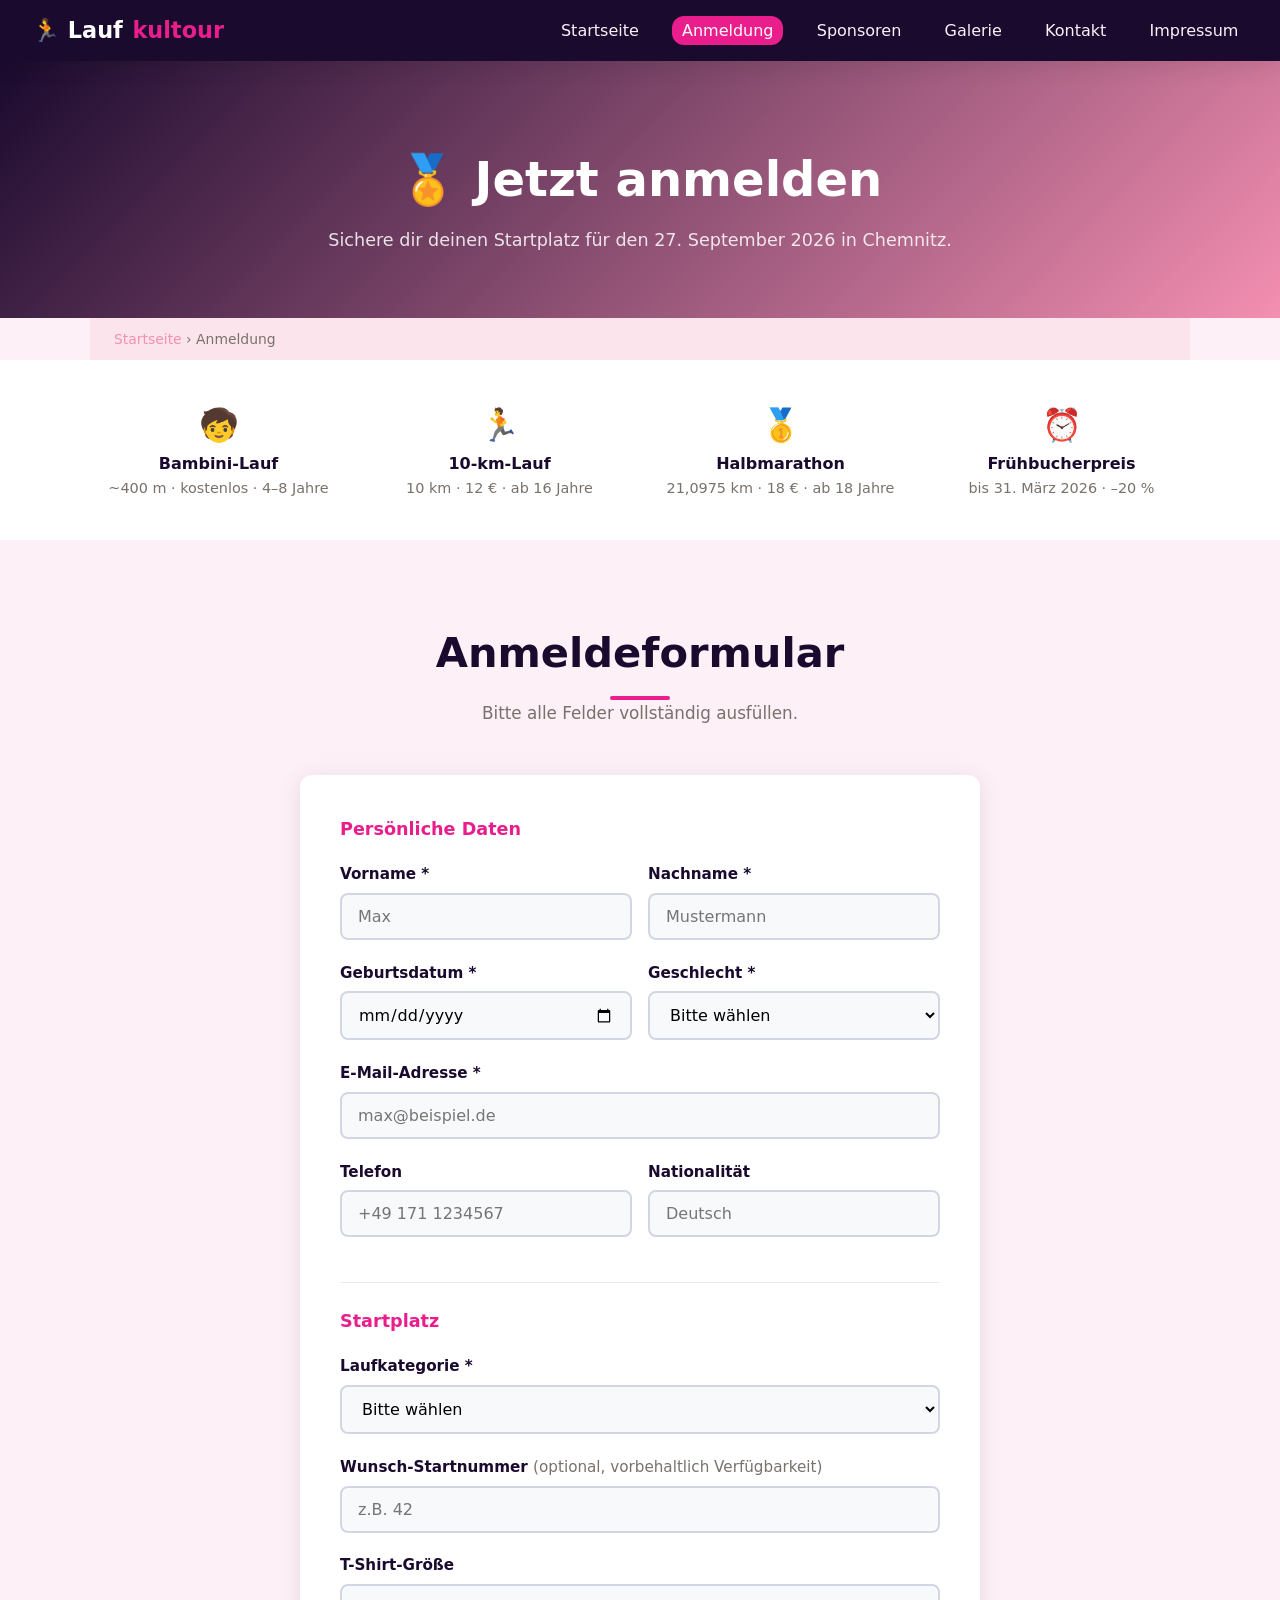
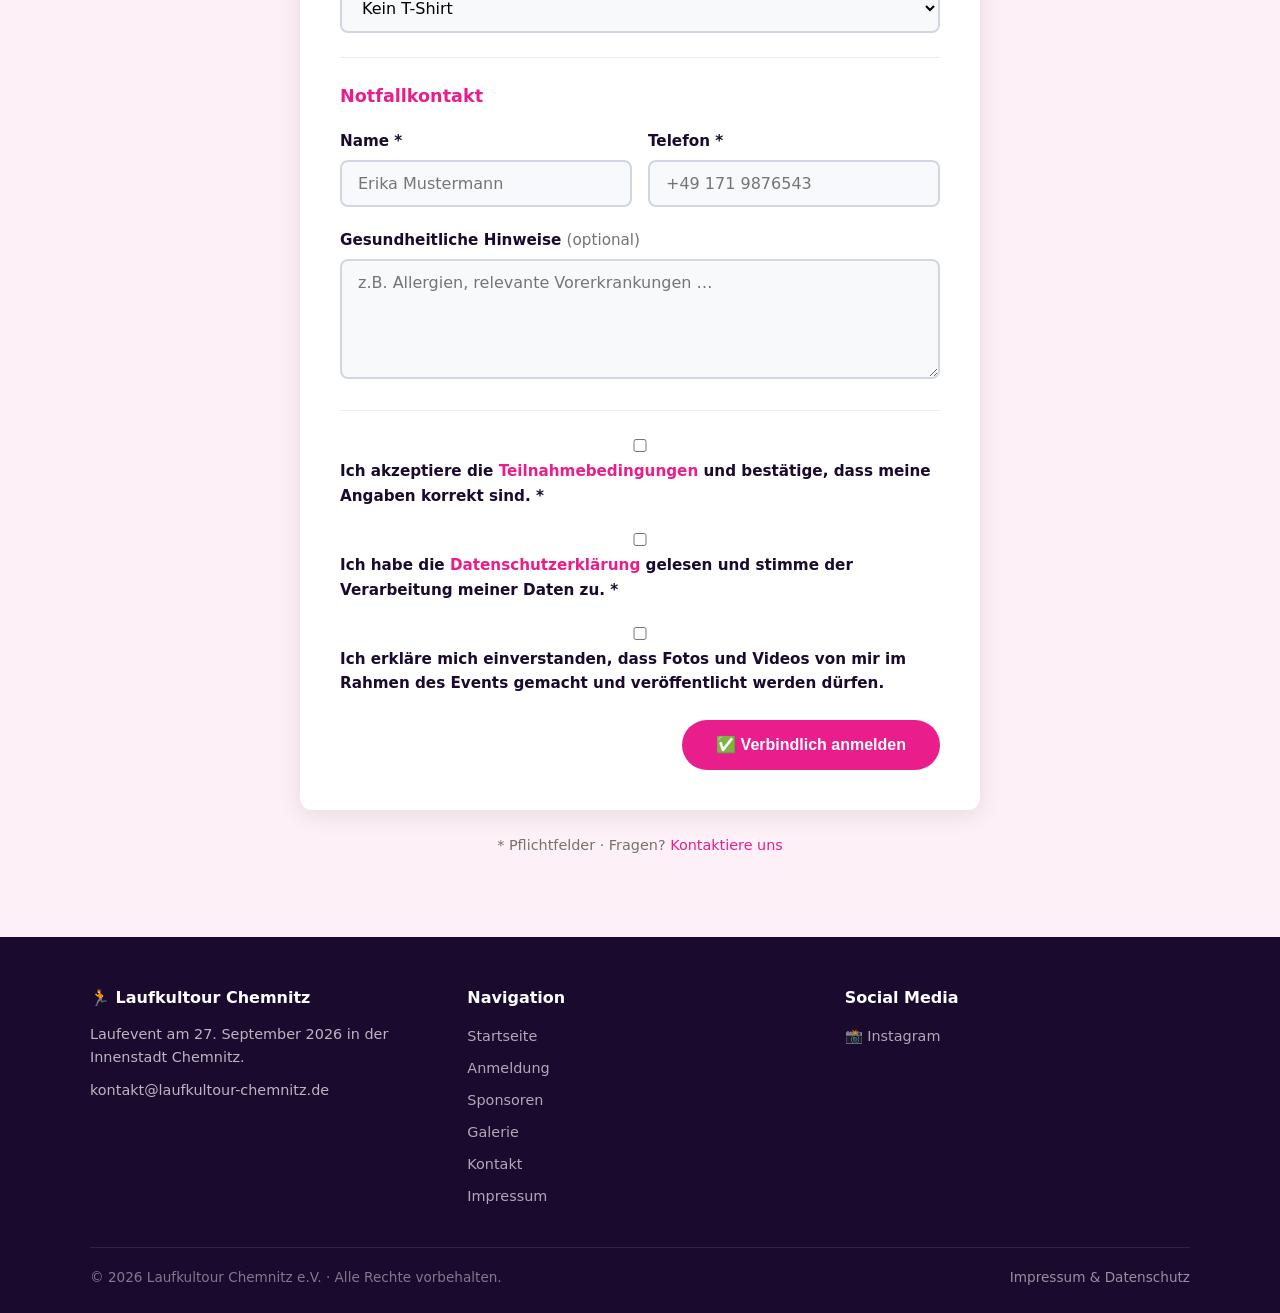
<file: anmeldung.html>
<!DOCTYPE html>
<html lang="de">
<head>
  <meta charset="UTF-8" />
  <meta name="viewport" content="width=device-width, initial-scale=1.0" />
  <title>Anmeldung – Laufkultour Chemnitz 2026</title>
  <meta name="description" content="Jetzt für den Laufkultour Chemnitz 2026 anmelden: Bambini-Lauf, 10 km oder Halbmarathon." />
  <link rel="stylesheet" href="css/style.css" />
</head>
<body>

  <!-- Navigation -->
  <nav class="navbar">
    <a href="index.html" class="logo">🏃 Lauf<span>kultour</span></a>
    <button class="hamburger" aria-label="Menü öffnen">
      <span></span><span></span><span></span>
    </button>
    <ul class="nav-links">
      <li><a href="index.html">Startseite</a></li>
      <li><a href="anmeldung.html" class="active">Anmeldung</a></li>
      <li><a href="sponsoren.html">Sponsoren</a></li>
      <li><a href="galerie.html">Galerie</a></li>
      <li><a href="kontakt.html">Kontakt</a></li>
      <li><a href="impressum.html">Impressum</a></li>
    </ul>
  </nav>

  <!-- Page Hero -->
  <div class="page-hero">
    <h1>🏅 Jetzt anmelden</h1>
    <p>Sichere dir deinen Startplatz für den 27. September 2026 in Chemnitz.</p>
  </div>

  <!-- Breadcrumb -->
  <div class="breadcrumb container">
    <a href="index.html">Startseite</a> &rsaquo; Anmeldung
  </div>

  <!-- Info Strip -->
  <section class="section section-alt" style="padding:2.5rem 1.5rem;">
    <div class="container">
      <div style="display:grid; grid-template-columns:repeat(auto-fit,minmax(200px,1fr)); gap:1.5rem; text-align:center;">
        <div>
          <div style="font-size:2rem;">🧒</div>
          <strong>Bambini-Lauf</strong>
          <p style="color:var(--gray);font-size:.9rem;">~400 m · kostenlos · 4–8 Jahre</p>
        </div>
        <div>
          <div style="font-size:2rem;">🏃</div>
          <strong>10-km-Lauf</strong>
          <p style="color:var(--gray);font-size:.9rem;">10 km · 12 € · ab 16 Jahre</p>
        </div>
        <div>
          <div style="font-size:2rem;">🥇</div>
          <strong>Halbmarathon</strong>
          <p style="color:var(--gray);font-size:.9rem;">21,0975 km · 18 € · ab 18 Jahre</p>
        </div>
        <div>
          <div style="font-size:2rem;">⏰</div>
          <strong>Frühbucherpreis</strong>
          <p style="color:var(--gray);font-size:.9rem;">bis 31. März 2026 · –20 %</p>
        </div>
      </div>
    </div>
  </section>

  <!-- Registration Form -->
  <section class="section">
    <div class="container">
      <div class="section-title">
        <h2>Anmeldeformular</h2>
        <div class="divider"></div>
        <p>Bitte alle Felder vollständig ausfüllen.</p>
      </div>

      <div class="form-card">
        <form data-form="anmeldung" novalidate>

          <h3 style="margin-bottom:1.2rem; color:var(--primary); font-size:1.1rem;">Persönliche Daten</h3>

          <div class="form-row">
            <div class="form-group">
              <label for="vorname">Vorname *</label>
              <input type="text" id="vorname" name="vorname" placeholder="Max" required />
            </div>
            <div class="form-group">
              <label for="nachname">Nachname *</label>
              <input type="text" id="nachname" name="nachname" placeholder="Mustermann" required />
            </div>
          </div>

          <div class="form-row">
            <div class="form-group">
              <label for="geburtsdatum">Geburtsdatum *</label>
              <input type="date" id="geburtsdatum" name="geburtsdatum" required />
            </div>
            <div class="form-group">
              <label for="geschlecht">Geschlecht *</label>
              <select id="geschlecht" name="geschlecht" required>
                <option value="">Bitte wählen</option>
                <option value="m">Männlich</option>
                <option value="w">Weiblich</option>
                <option value="d">Divers</option>
              </select>
            </div>
          </div>

          <div class="form-group">
            <label for="email">E-Mail-Adresse *</label>
            <input type="email" id="email" name="email" placeholder="max@beispiel.de" required />
          </div>

          <div class="form-row">
            <div class="form-group">
              <label for="telefon">Telefon</label>
              <input type="tel" id="telefon" name="telefon" placeholder="+49 171 1234567" />
            </div>
            <div class="form-group">
              <label for="nationalitaet">Nationalität</label>
              <input type="text" id="nationalitaet" name="nationalitaet" placeholder="Deutsch" />
            </div>
          </div>

          <hr style="margin:1.5rem 0; border:none; border-top:1px solid #e9ecef;" />
          <h3 style="margin-bottom:1.2rem; color:var(--primary); font-size:1.1rem;">Startplatz</h3>

          <div class="form-group">
            <label for="lauf">Laufkategorie *</label>
            <select id="lauf" name="lauf" required>
              <option value="">Bitte wählen</option>
              <option value="bambini">Bambini-Lauf (~400 m) – kostenlos</option>
              <option value="10km">10-km-Lauf – 12 €</option>
              <option value="halbmarathon">Halbmarathon (21,0975 km) – 18 €</option>
            </select>
          </div>

          <div class="form-group">
            <label for="startnummer-wunsch">Wunsch-Startnummer <span style="color:var(--gray);font-weight:400;">(optional, vorbehaltlich Verfügbarkeit)</span></label>
            <input type="number" id="startnummer-wunsch" name="startnummer" placeholder="z.B. 42" min="1" max="9999" />
          </div>

          <div class="form-group">
            <label for="tshirt">T-Shirt-Größe</label>
            <select id="tshirt" name="tshirt">
              <option value="">Kein T-Shirt</option>
              <option value="XS">XS</option>
              <option value="S">S</option>
              <option value="M">M</option>
              <option value="L">L</option>
              <option value="XL">XL</option>
              <option value="XXL">XXL</option>
            </select>
          </div>

          <hr style="margin:1.5rem 0; border:none; border-top:1px solid #e9ecef;" />
          <h3 style="margin-bottom:1.2rem; color:var(--primary); font-size:1.1rem;">Notfallkontakt</h3>

          <div class="form-row">
            <div class="form-group">
              <label for="notfall-name">Name *</label>
              <input type="text" id="notfall-name" name="notfall_name" placeholder="Erika Mustermann" required />
            </div>
            <div class="form-group">
              <label for="notfall-telefon">Telefon *</label>
              <input type="tel" id="notfall-telefon" name="notfall_telefon" placeholder="+49 171 9876543" required />
            </div>
          </div>

          <div class="form-group">
            <label for="gesundheit">Gesundheitliche Hinweise <span style="color:var(--gray);font-weight:400;">(optional)</span></label>
            <textarea id="gesundheit" name="gesundheit" placeholder="z.B. Allergien, relevante Vorerkrankungen …"></textarea>
          </div>

          <hr style="margin:1.5rem 0; border:none; border-top:1px solid #e9ecef;" />

          <div class="form-group">
            <label class="form-check">
              <input type="checkbox" name="agb" required />
              Ich akzeptiere die <a href="impressum.html" style="color:var(--primary);">Teilnahmebedingungen</a> und bestätige, dass meine Angaben korrekt sind. *
            </label>
          </div>

          <div class="form-group">
            <label class="form-check">
              <input type="checkbox" name="datenschutz" required />
              Ich habe die <a href="impressum.html#datenschutz" style="color:var(--primary);">Datenschutzerklärung</a> gelesen und stimme der Verarbeitung meiner Daten zu. *
            </label>
          </div>

          <div class="form-group">
            <label class="form-check">
              <input type="checkbox" name="fotos" />
              Ich erkläre mich einverstanden, dass Fotos und Videos von mir im Rahmen des Events gemacht und veröffentlicht werden dürfen.
            </label>
          </div>

          <div class="form-submit">
            <button type="submit" class="btn btn-primary">✅ Verbindlich anmelden</button>
          </div>

          <div class="success-msg">
            🎉 Deine Anmeldung wurde erfolgreich übermittelt! Wir senden dir eine Bestätigungs-E-Mail.
          </div>

        </form>
      </div>

      <p style="text-align:center; margin-top:1.5rem; color:var(--gray); font-size:.9rem;">
        * Pflichtfelder · Fragen? <a href="kontakt.html" style="color:var(--primary);">Kontaktiere uns</a>
      </p>
    </div>
  </section>

  <!-- Footer -->
  <footer>
    <div class="footer-grid">
      <div>
        <h4>🏃 Laufkultour Chemnitz</h4>
        <p>Laufevent am 27. September 2026 in der Innenstadt Chemnitz.</p>
        <p style="margin-top:.6rem;">kontakt@laufkultour-chemnitz.de</p>
      </div>
      <div>
        <h4>Navigation</h4>
        <ul>
          <li><a href="index.html">Startseite</a></li>
          <li><a href="anmeldung.html">Anmeldung</a></li>
          <li><a href="sponsoren.html">Sponsoren</a></li>
          <li><a href="galerie.html">Galerie</a></li>
          <li><a href="kontakt.html">Kontakt</a></li>
          <li><a href="impressum.html">Impressum</a></li>
        </ul>
      </div>
      <div>
        <h4>Social Media</h4>
        <ul>
          <li><a href="https://www.instagram.com/laufkultour_chemnitz/" target="_blank" rel="noopener">📸 Instagram</a></li>
        </ul>
      </div>
    </div>
    <div class="footer-bottom">
      <span>© 2026 Laufkultour Chemnitz e.V. · Alle Rechte vorbehalten.</span>
      <a href="impressum.html">Impressum &amp; Datenschutz</a>
    </div>
  </footer>

  <script src="js/main.js"></script>
  <script>
    /* Pre-select race category from URL param */
    (function () {
      var params = new URLSearchParams(window.location.search);
      var lauf   = params.get('lauf');
      if (lauf) {
        var sel = document.getElementById('lauf');
        if (sel) sel.value = lauf;
      }
    })();
  </script>
</body>
</html>
</file>
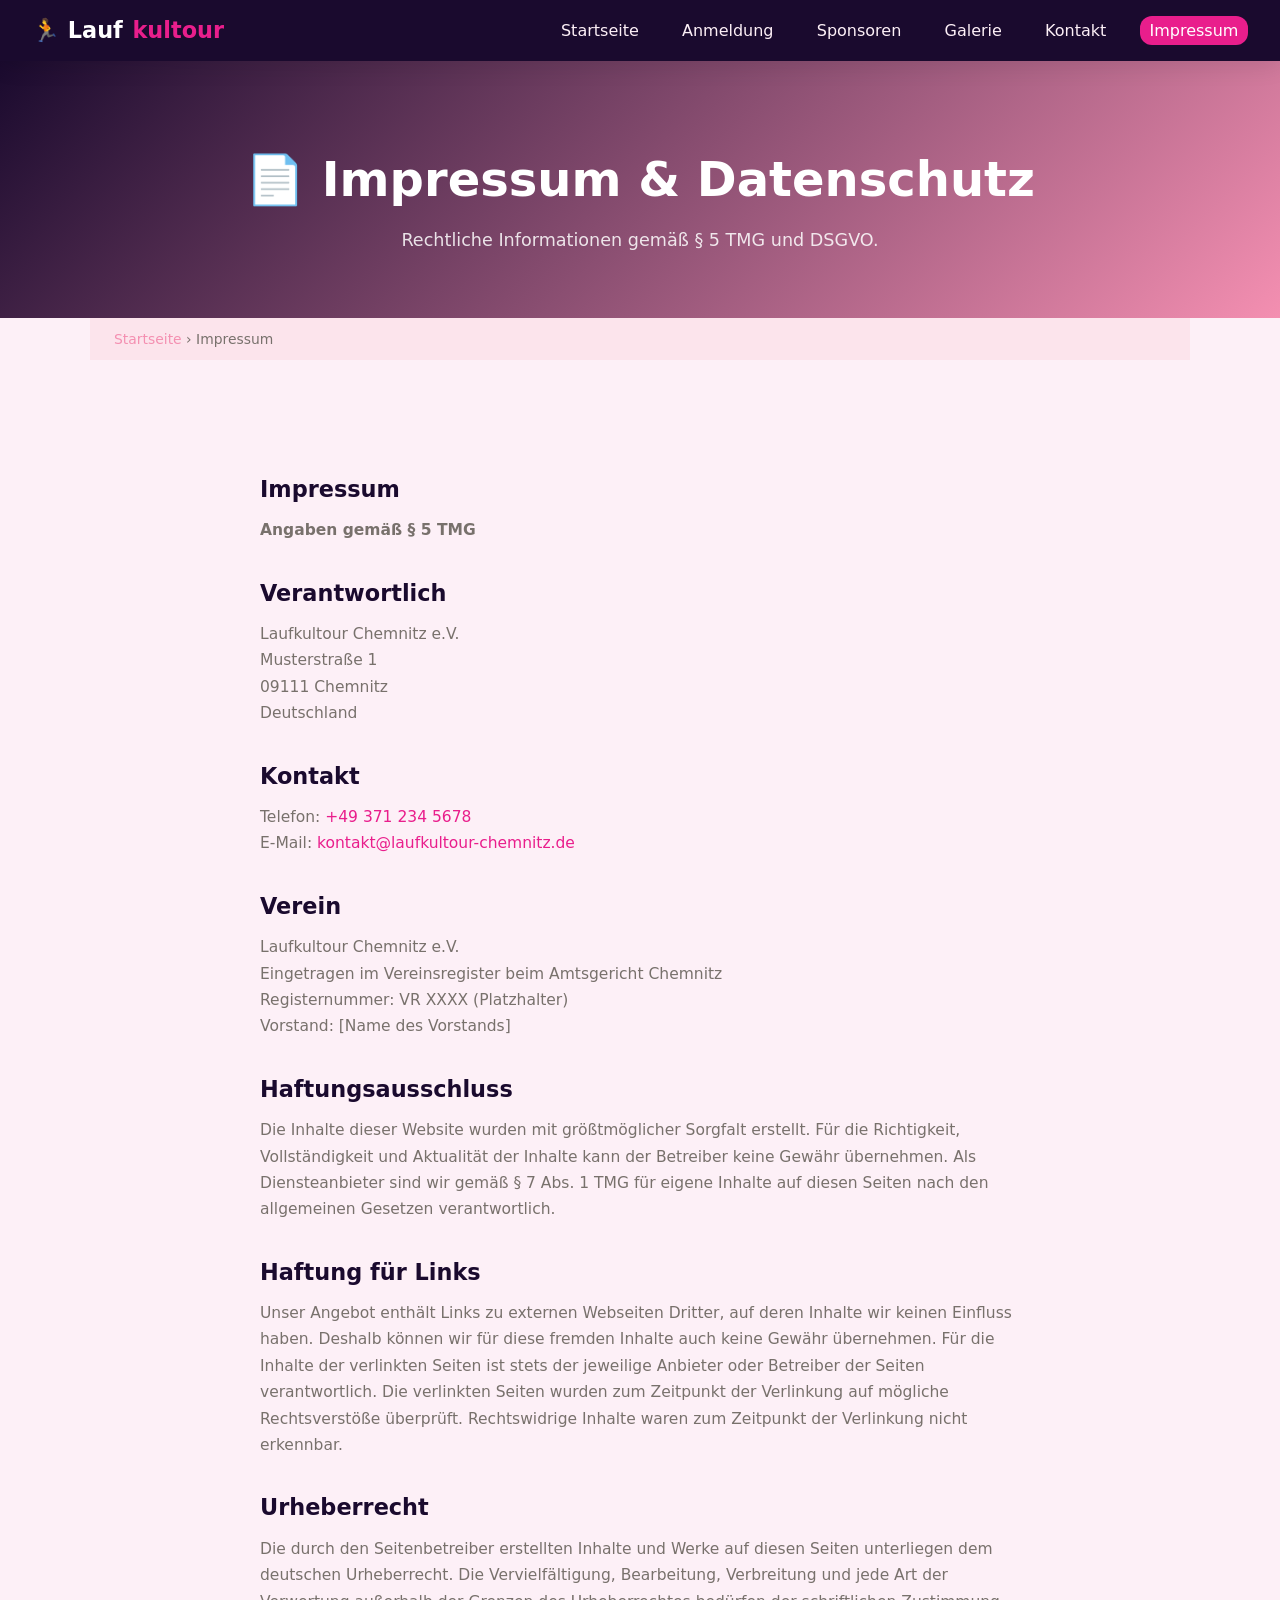
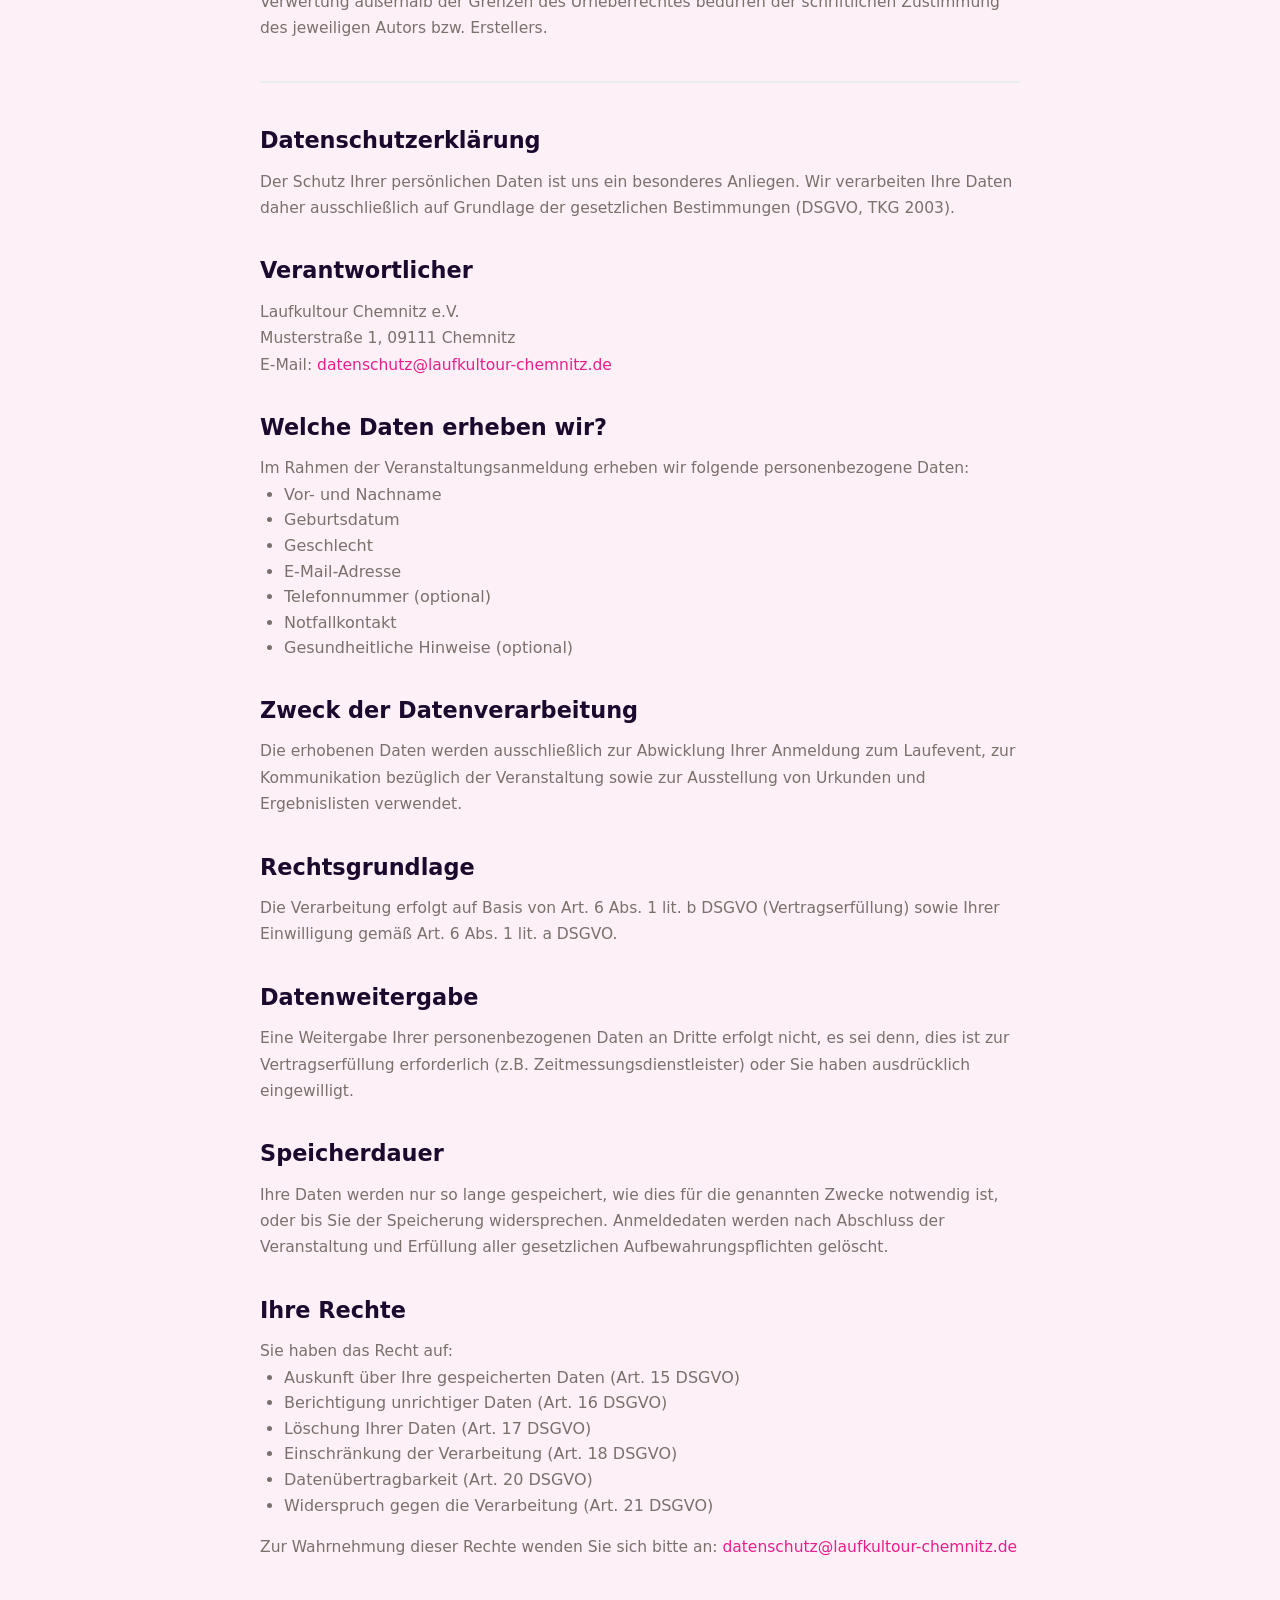
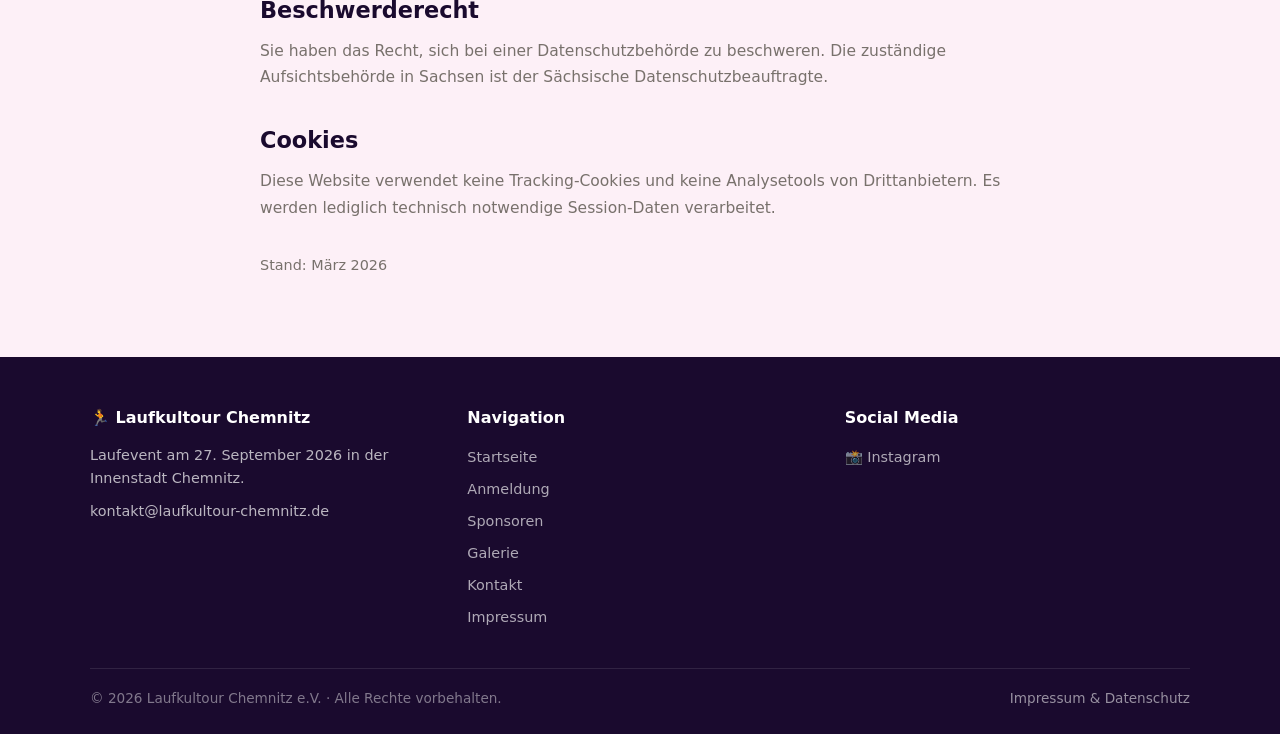
<file: impressum.html>
<!DOCTYPE html>
<html lang="de">
<head>
  <meta charset="UTF-8" />
  <meta name="viewport" content="width=device-width, initial-scale=1.0" />
  <title>Impressum &amp; Datenschutz – Laufkultour Chemnitz</title>
  <meta name="description" content="Impressum und Datenschutzerklärung der Laufkultour Chemnitz." />
  <link rel="stylesheet" href="css/style.css" />
</head>
<body>

  <!-- Navigation -->
  <nav class="navbar">
    <a href="index.html" class="logo">🏃 Lauf<span>kultour</span></a>
    <button class="hamburger" aria-label="Menü öffnen">
      <span></span><span></span><span></span>
    </button>
    <ul class="nav-links">
      <li><a href="index.html">Startseite</a></li>
      <li><a href="anmeldung.html">Anmeldung</a></li>
      <li><a href="sponsoren.html">Sponsoren</a></li>
      <li><a href="galerie.html">Galerie</a></li>
      <li><a href="kontakt.html">Kontakt</a></li>
      <li><a href="impressum.html" class="active">Impressum</a></li>
    </ul>
  </nav>

  <!-- Page Hero -->
  <div class="page-hero">
    <h1>📄 Impressum &amp; Datenschutz</h1>
    <p>Rechtliche Informationen gemäß § 5 TMG und DSGVO.</p>
  </div>

  <!-- Breadcrumb -->
  <div class="breadcrumb container">
    <a href="index.html">Startseite</a> &rsaquo; Impressum
  </div>

  <!-- Content -->
  <section class="section">
    <div class="container impressum-content">

      <!-- Impressum -->
      <h2>Impressum</h2>
      <p><strong>Angaben gemäß § 5 TMG</strong></p>

      <h2>Verantwortlich</h2>
      <address>
        Laufkultour Chemnitz e.V.<br />
        Musterstraße 1<br />
        09111 Chemnitz<br />
        Deutschland
      </address>

      <h2>Kontakt</h2>
      <address>
        Telefon: <a href="tel:+493712345678">+49 371 234 5678</a><br />
        E-Mail: <a href="mailto:kontakt@laufkultour-chemnitz.de">kontakt@laufkultour-chemnitz.de</a>
      </address>

      <h2>Verein</h2>
      <p>
        Laufkultour Chemnitz e.V.<br />
        Eingetragen im Vereinsregister beim Amtsgericht Chemnitz<br />
        Registernummer: VR XXXX (Platzhalter)<br />
        Vorstand: [Name des Vorstands]
      </p>

      <h2>Haftungsausschluss</h2>
      <p>
        Die Inhalte dieser Website wurden mit größtmöglicher Sorgfalt erstellt. Für die Richtigkeit,
        Vollständigkeit und Aktualität der Inhalte kann der Betreiber keine Gewähr übernehmen.
        Als Diensteanbieter sind wir gemäß § 7 Abs. 1 TMG für eigene Inhalte auf diesen Seiten nach
        den allgemeinen Gesetzen verantwortlich.
      </p>

      <h2>Haftung für Links</h2>
      <p>
        Unser Angebot enthält Links zu externen Webseiten Dritter, auf deren Inhalte wir keinen Einfluss
        haben. Deshalb können wir für diese fremden Inhalte auch keine Gewähr übernehmen. Für die Inhalte
        der verlinkten Seiten ist stets der jeweilige Anbieter oder Betreiber der Seiten verantwortlich.
        Die verlinkten Seiten wurden zum Zeitpunkt der Verlinkung auf mögliche Rechtsverstöße überprüft.
        Rechtswidrige Inhalte waren zum Zeitpunkt der Verlinkung nicht erkennbar.
      </p>

      <h2>Urheberrecht</h2>
      <p>
        Die durch den Seitenbetreiber erstellten Inhalte und Werke auf diesen Seiten unterliegen dem
        deutschen Urheberrecht. Die Vervielfältigung, Bearbeitung, Verbreitung und jede Art der
        Verwertung außerhalb der Grenzen des Urheberrechtes bedürfen der schriftlichen Zustimmung des
        jeweiligen Autors bzw. Erstellers.
      </p>

      <hr style="margin:2.5rem 0; border:none; border-top:2px solid #e9ecef;" />

      <!-- Datenschutz -->
      <h2 id="datenschutz">Datenschutzerklärung</h2>
      <p>
        Der Schutz Ihrer persönlichen Daten ist uns ein besonderes Anliegen. Wir verarbeiten Ihre Daten
        daher ausschließlich auf Grundlage der gesetzlichen Bestimmungen (DSGVO, TKG 2003).
      </p>

      <h2>Verantwortlicher</h2>
      <address>
        Laufkultour Chemnitz e.V.<br />
        Musterstraße 1, 09111 Chemnitz<br />
        E-Mail: <a href="mailto:datenschutz@laufkultour-chemnitz.de">datenschutz@laufkultour-chemnitz.de</a>
      </address>

      <h2>Welche Daten erheben wir?</h2>
      <p>
        Im Rahmen der Veranstaltungsanmeldung erheben wir folgende personenbezogene Daten:
      </p>
      <ul style="padding-left:1.5rem; color:var(--gray); margin-bottom:1rem;">
        <li>Vor- und Nachname</li>
        <li>Geburtsdatum</li>
        <li>Geschlecht</li>
        <li>E-Mail-Adresse</li>
        <li>Telefonnummer (optional)</li>
        <li>Notfallkontakt</li>
        <li>Gesundheitliche Hinweise (optional)</li>
      </ul>

      <h2>Zweck der Datenverarbeitung</h2>
      <p>
        Die erhobenen Daten werden ausschließlich zur Abwicklung Ihrer Anmeldung zum Laufevent,
        zur Kommunikation bezüglich der Veranstaltung sowie zur Ausstellung von Urkunden und Ergebnislisten
        verwendet.
      </p>

      <h2>Rechtsgrundlage</h2>
      <p>
        Die Verarbeitung erfolgt auf Basis von Art. 6 Abs. 1 lit. b DSGVO (Vertragserfüllung) sowie
        Ihrer Einwilligung gemäß Art. 6 Abs. 1 lit. a DSGVO.
      </p>

      <h2>Datenweitergabe</h2>
      <p>
        Eine Weitergabe Ihrer personenbezogenen Daten an Dritte erfolgt nicht, es sei denn, dies ist
        zur Vertragserfüllung erforderlich (z.B. Zeitmessungsdienstleister) oder Sie haben
        ausdrücklich eingewilligt.
      </p>

      <h2>Speicherdauer</h2>
      <p>
        Ihre Daten werden nur so lange gespeichert, wie dies für die genannten Zwecke notwendig ist,
        oder bis Sie der Speicherung widersprechen. Anmeldedaten werden nach Abschluss der
        Veranstaltung und Erfüllung aller gesetzlichen Aufbewahrungspflichten gelöscht.
      </p>

      <h2>Ihre Rechte</h2>
      <p>Sie haben das Recht auf:</p>
      <ul style="padding-left:1.5rem; color:var(--gray); margin-bottom:1rem;">
        <li>Auskunft über Ihre gespeicherten Daten (Art. 15 DSGVO)</li>
        <li>Berichtigung unrichtiger Daten (Art. 16 DSGVO)</li>
        <li>Löschung Ihrer Daten (Art. 17 DSGVO)</li>
        <li>Einschränkung der Verarbeitung (Art. 18 DSGVO)</li>
        <li>Datenübertragbarkeit (Art. 20 DSGVO)</li>
        <li>Widerspruch gegen die Verarbeitung (Art. 21 DSGVO)</li>
      </ul>
      <p>
        Zur Wahrnehmung dieser Rechte wenden Sie sich bitte an:
        <a href="mailto:datenschutz@laufkultour-chemnitz.de">datenschutz@laufkultour-chemnitz.de</a>
      </p>

      <h2>Beschwerderecht</h2>
      <p>
        Sie haben das Recht, sich bei einer Datenschutzbehörde zu beschweren. Die zuständige
        Aufsichtsbehörde in Sachsen ist der Sächsische Datenschutzbeauftragte.
      </p>

      <h2>Cookies</h2>
      <p>
        Diese Website verwendet keine Tracking-Cookies und keine Analysetools von Drittanbietern.
        Es werden lediglich technisch notwendige Session-Daten verarbeitet.
      </p>

      <p style="margin-top:2rem; color:var(--gray); font-size:.9rem;">
        Stand: März 2026
      </p>

    </div>
  </section>

  <!-- Footer -->
  <footer>
    <div class="footer-grid">
      <div>
        <h4>🏃 Laufkultour Chemnitz</h4>
        <p>Laufevent am 27. September 2026 in der Innenstadt Chemnitz.</p>
        <p style="margin-top:.6rem;">kontakt@laufkultour-chemnitz.de</p>
      </div>
      <div>
        <h4>Navigation</h4>
        <ul>
          <li><a href="index.html">Startseite</a></li>
          <li><a href="anmeldung.html">Anmeldung</a></li>
          <li><a href="sponsoren.html">Sponsoren</a></li>
          <li><a href="galerie.html">Galerie</a></li>
          <li><a href="kontakt.html">Kontakt</a></li>
          <li><a href="impressum.html">Impressum</a></li>
        </ul>
      </div>
      <div>
        <h4>Social Media</h4>
        <ul>
          <li><a href="https://www.instagram.com/laufkultour_chemnitz/" target="_blank" rel="noopener">📸 Instagram</a></li>
        </ul>
      </div>
    </div>
    <div class="footer-bottom">
      <span>© 2026 Laufkultour Chemnitz e.V. · Alle Rechte vorbehalten.</span>
      <a href="impressum.html">Impressum &amp; Datenschutz</a>
    </div>
  </footer>

  <script src="js/main.js"></script>
</body>
</html>
</file>
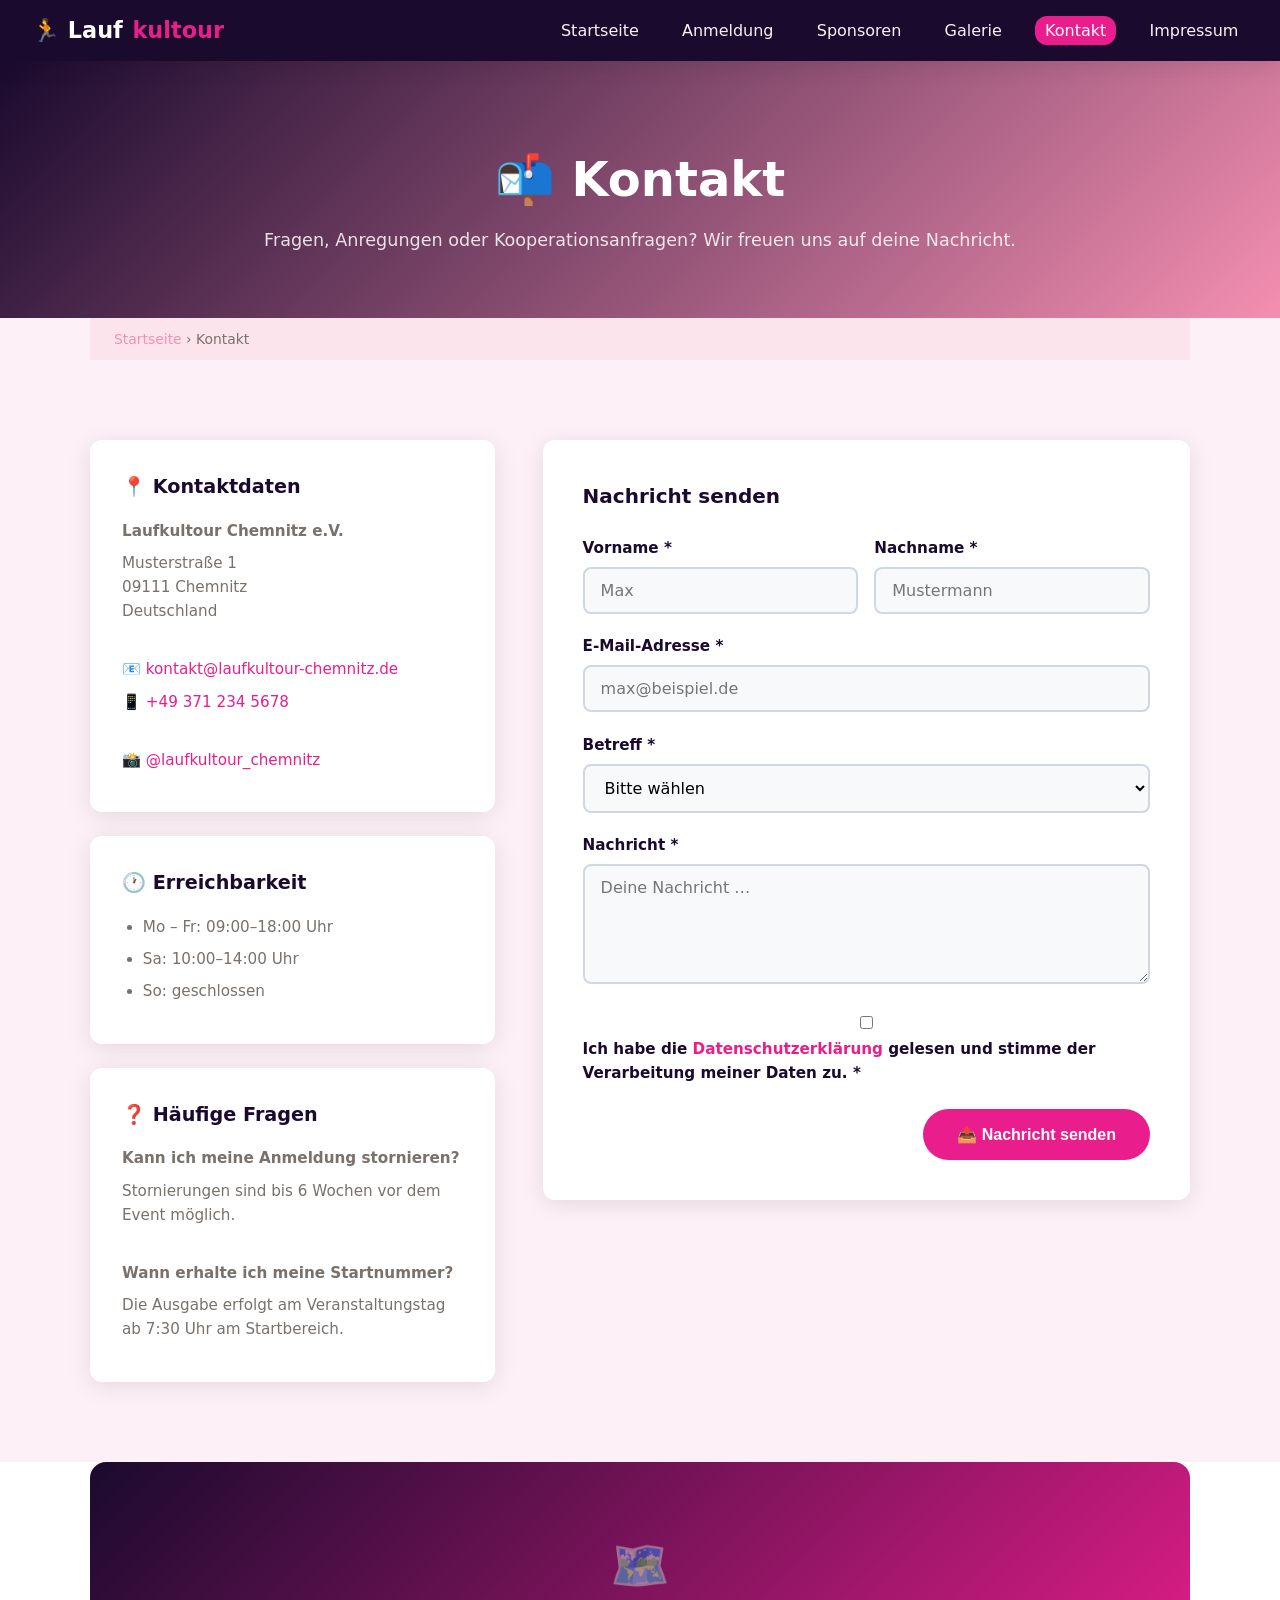
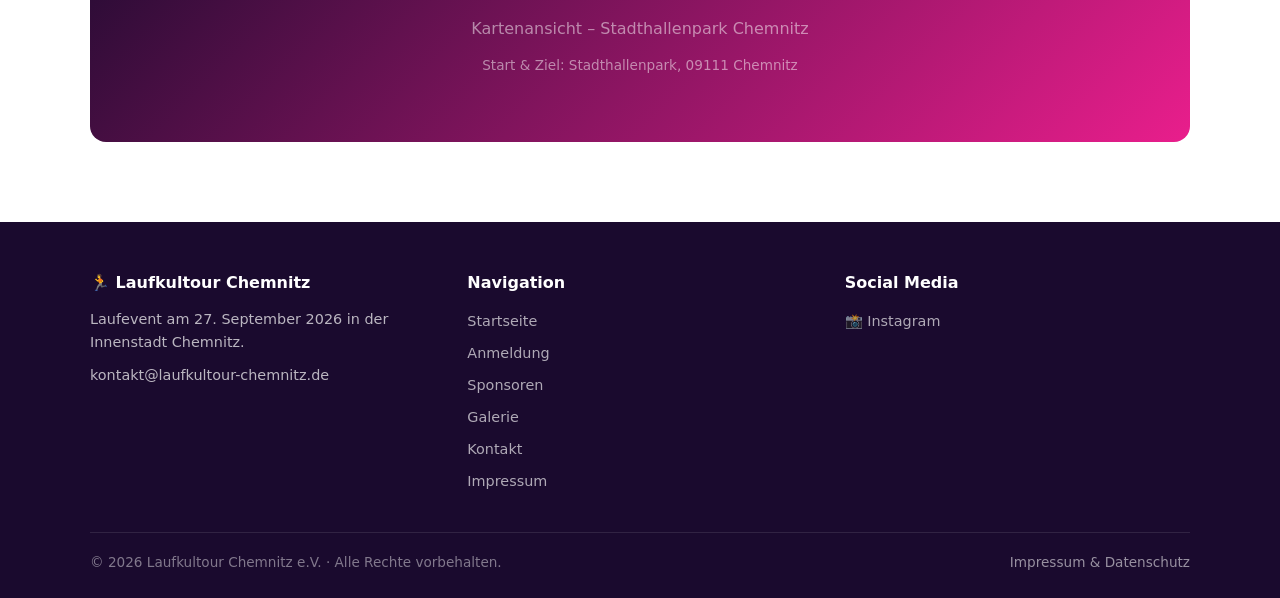
<file: kontakt.html>
<!DOCTYPE html>
<html lang="de">
<head>
  <meta charset="UTF-8" />
  <meta name="viewport" content="width=device-width, initial-scale=1.0" />
  <title>Kontakt – Laufkultour Chemnitz 2026</title>
  <meta name="description" content="Kontaktformular des Laufkultour Chemnitz – schreib uns bei Fragen rund ums Event." />
  <link rel="stylesheet" href="css/style.css" />
</head>
<body>

  <!-- Navigation -->
  <nav class="navbar">
    <a href="index.html" class="logo">🏃 Lauf<span>kultour</span></a>
    <button class="hamburger" aria-label="Menü öffnen">
      <span></span><span></span><span></span>
    </button>
    <ul class="nav-links">
      <li><a href="index.html">Startseite</a></li>
      <li><a href="anmeldung.html">Anmeldung</a></li>
      <li><a href="sponsoren.html">Sponsoren</a></li>
      <li><a href="galerie.html">Galerie</a></li>
      <li><a href="kontakt.html" class="active">Kontakt</a></li>
      <li><a href="impressum.html">Impressum</a></li>
    </ul>
  </nav>

  <!-- Page Hero -->
  <div class="page-hero">
    <h1>📬 Kontakt</h1>
    <p>Fragen, Anregungen oder Kooperationsanfragen? Wir freuen uns auf deine Nachricht.</p>
  </div>

  <!-- Breadcrumb -->
  <div class="breadcrumb container">
    <a href="index.html">Startseite</a> &rsaquo; Kontakt
  </div>

  <!-- Contact Section -->
  <section class="section">
    <div class="container">
      <div class="contact-layout">

        <!-- Contact Info -->
        <div>
          <div class="info-box">
            <h3>📍 Kontaktdaten</h3>
            <p><strong>Laufkultour Chemnitz e.V.</strong></p>
            <p>Musterstraße 1<br>09111 Chemnitz<br>Deutschland</p>
            <br />
            <p>📧 <a href="mailto:kontakt@laufkultour-chemnitz.de" style="color:var(--primary);">kontakt@laufkultour-chemnitz.de</a></p>
            <p>📱 <a href="tel:+493712345678" style="color:var(--primary);">+49 371 234 5678</a></p>
            <br />
            <p>📸 <a href="https://www.instagram.com/laufkultour_chemnitz/" target="_blank" rel="noopener" style="color:var(--primary);">@laufkultour_chemnitz</a></p>
          </div>

          <div class="info-box" style="margin-top:1.5rem;">
            <h3>🕐 Erreichbarkeit</h3>
            <ul>
              <li>Mo – Fr: 09:00–18:00 Uhr</li>
              <li>Sa: 10:00–14:00 Uhr</li>
              <li>So: geschlossen</li>
            </ul>
          </div>

          <div class="info-box" style="margin-top:1.5rem;">
            <h3>❓ Häufige Fragen</h3>
            <p><strong>Kann ich meine Anmeldung stornieren?</strong></p>
            <p>Stornierungen sind bis 6 Wochen vor dem Event möglich.</p>
            <br />
            <p><strong>Wann erhalte ich meine Startnummer?</strong></p>
            <p>Die Ausgabe erfolgt am Veranstaltungstag ab 7:30 Uhr am Startbereich.</p>
          </div>
        </div>

        <!-- Contact Form -->
        <div class="form-card">
          <h3 style="margin-bottom:1.5rem; font-size:1.25rem;">Nachricht senden</h3>
          <form data-form="kontakt" novalidate>

            <div class="form-row">
              <div class="form-group">
                <label for="k-vorname">Vorname *</label>
                <input type="text" id="k-vorname" name="vorname" placeholder="Max" required />
              </div>
              <div class="form-group">
                <label for="k-nachname">Nachname *</label>
                <input type="text" id="k-nachname" name="nachname" placeholder="Mustermann" required />
              </div>
            </div>

            <div class="form-group">
              <label for="k-email">E-Mail-Adresse *</label>
              <input type="email" id="k-email" name="email" placeholder="max@beispiel.de" required />
            </div>

            <div class="form-group">
              <label for="k-betreff">Betreff *</label>
              <select id="k-betreff" name="betreff" required>
                <option value="">Bitte wählen</option>
                <option value="anmeldung">Fragen zur Anmeldung</option>
                <option value="strecke">Fragen zur Strecke</option>
                <option value="sponsoring">Sponsoring-Anfrage</option>
                <option value="presse">Presseanfrage</option>
                <option value="freiwillig">Freiwilligenmitarbeit</option>
                <option value="sonstiges">Sonstiges</option>
              </select>
            </div>

            <div class="form-group">
              <label for="k-nachricht">Nachricht *</label>
              <textarea id="k-nachricht" name="nachricht" placeholder="Deine Nachricht …" required></textarea>
            </div>

            <div class="form-group">
              <label class="form-check">
                <input type="checkbox" name="datenschutz" required />
                Ich habe die <a href="impressum.html#datenschutz" style="color:var(--primary);">Datenschutzerklärung</a> gelesen und stimme der Verarbeitung meiner Daten zu. *
              </label>
            </div>

            <div class="form-submit">
              <button type="submit" class="btn btn-primary">📤 Nachricht senden</button>
            </div>

            <div class="success-msg">
              ✅ Deine Nachricht wurde erfolgreich gesendet! Wir melden uns innerhalb von 2 Werktagen.
            </div>

          </form>
        </div>

      </div>
    </div>
  </section>

  <!-- Map Placeholder -->
  <section class="section section-alt" style="padding-top:0;">
    <div class="container">
      <div style="background: linear-gradient(135deg,#1a0a2e,#e91e8c); border-radius:16px; height:280px; display:flex; align-items:center; justify-content:center; color:rgba(255,255,255,.5); flex-direction:column; gap:.8rem;">
        <span style="font-size:3rem;">🗺️</span>
        <span>Kartenansicht – Stadthallenpark Chemnitz</span>
        <span style="font-size:.85rem;">Start &amp; Ziel: Stadthallenpark, 09111 Chemnitz</span>
      </div>
    </div>
  </section>

  <!-- Footer -->
  <footer>
    <div class="footer-grid">
      <div>
        <h4>🏃 Laufkultour Chemnitz</h4>
        <p>Laufevent am 27. September 2026 in der Innenstadt Chemnitz.</p>
        <p style="margin-top:.6rem;">kontakt@laufkultour-chemnitz.de</p>
      </div>
      <div>
        <h4>Navigation</h4>
        <ul>
          <li><a href="index.html">Startseite</a></li>
          <li><a href="anmeldung.html">Anmeldung</a></li>
          <li><a href="sponsoren.html">Sponsoren</a></li>
          <li><a href="galerie.html">Galerie</a></li>
          <li><a href="kontakt.html">Kontakt</a></li>
          <li><a href="impressum.html">Impressum</a></li>
        </ul>
      </div>
      <div>
        <h4>Social Media</h4>
        <ul>
          <li><a href="https://www.instagram.com/laufkultour_chemnitz/" target="_blank" rel="noopener">📸 Instagram</a></li>
        </ul>
      </div>
    </div>
    <div class="footer-bottom">
      <span>© 2026 Laufkultour Chemnitz e.V. · Alle Rechte vorbehalten.</span>
      <a href="impressum.html">Impressum &amp; Datenschutz</a>
    </div>
  </footer>

  <script src="js/main.js"></script>
</body>
</html>
</file>
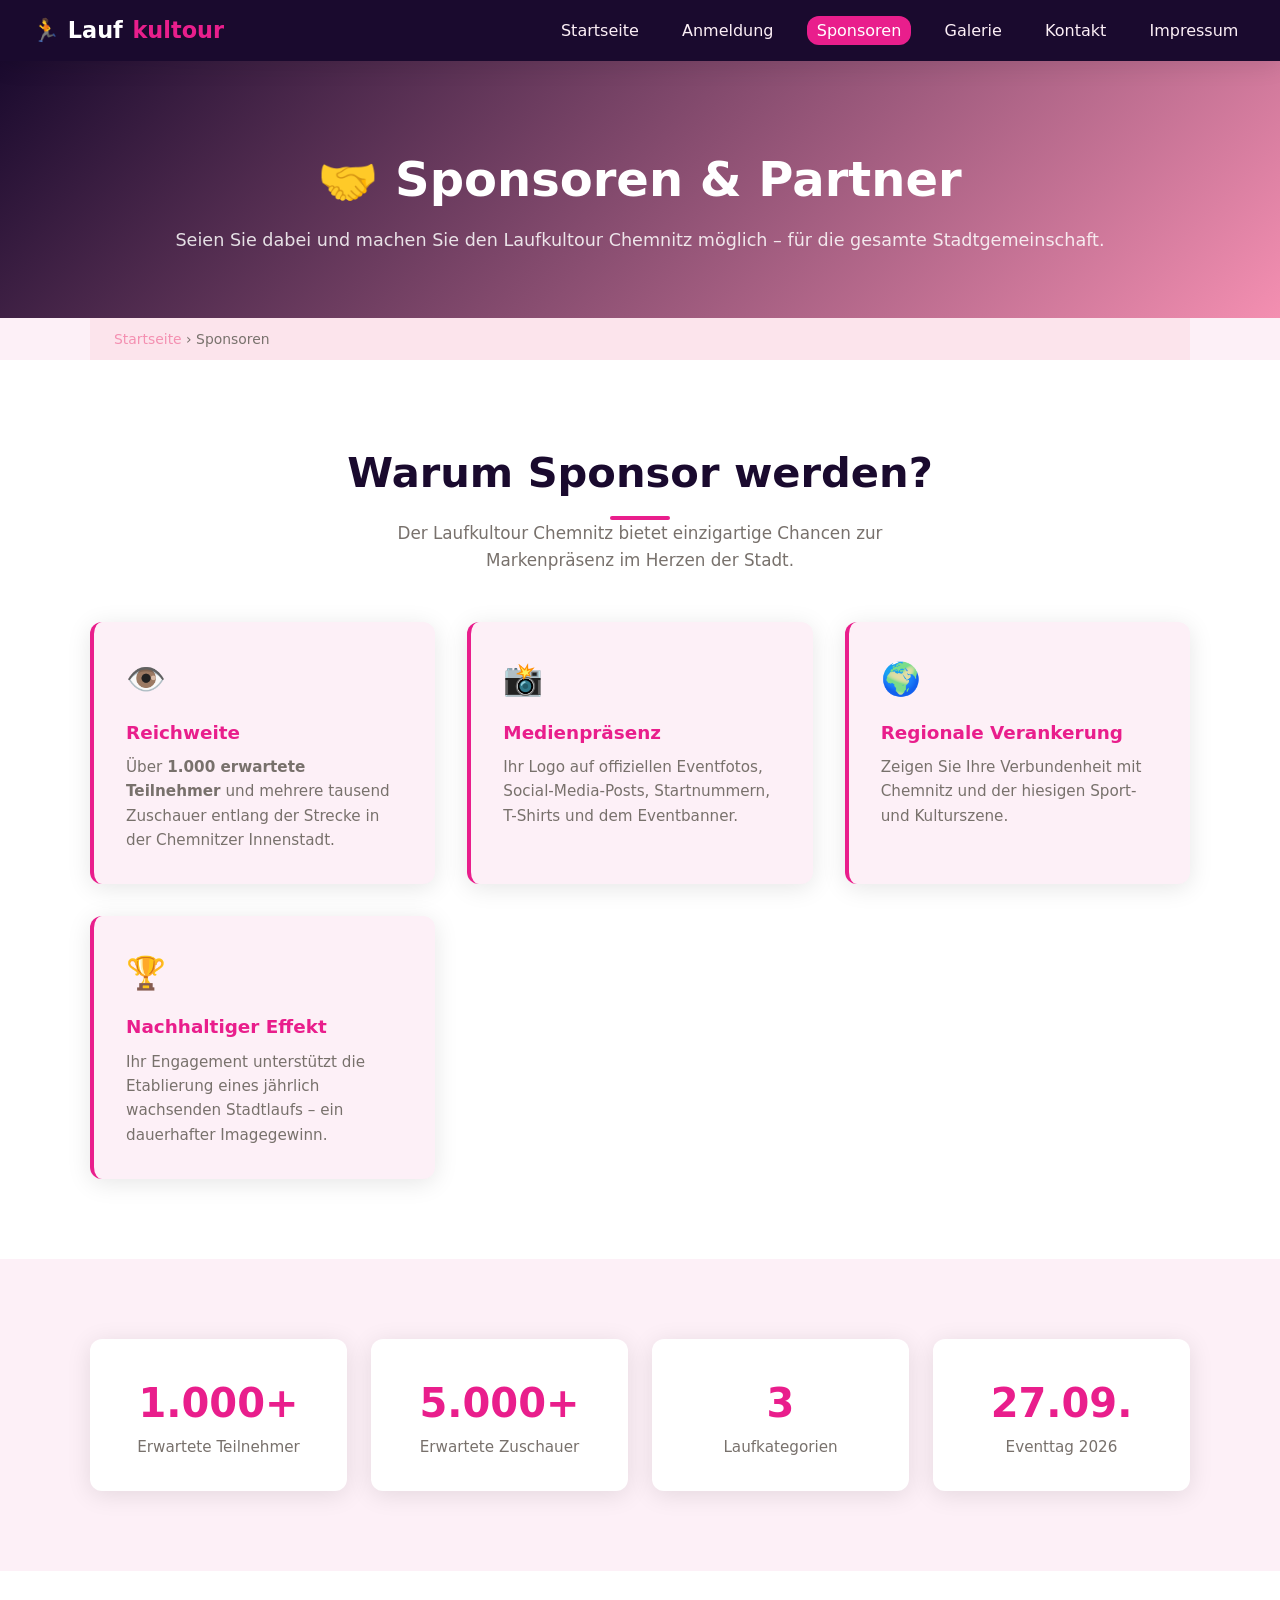
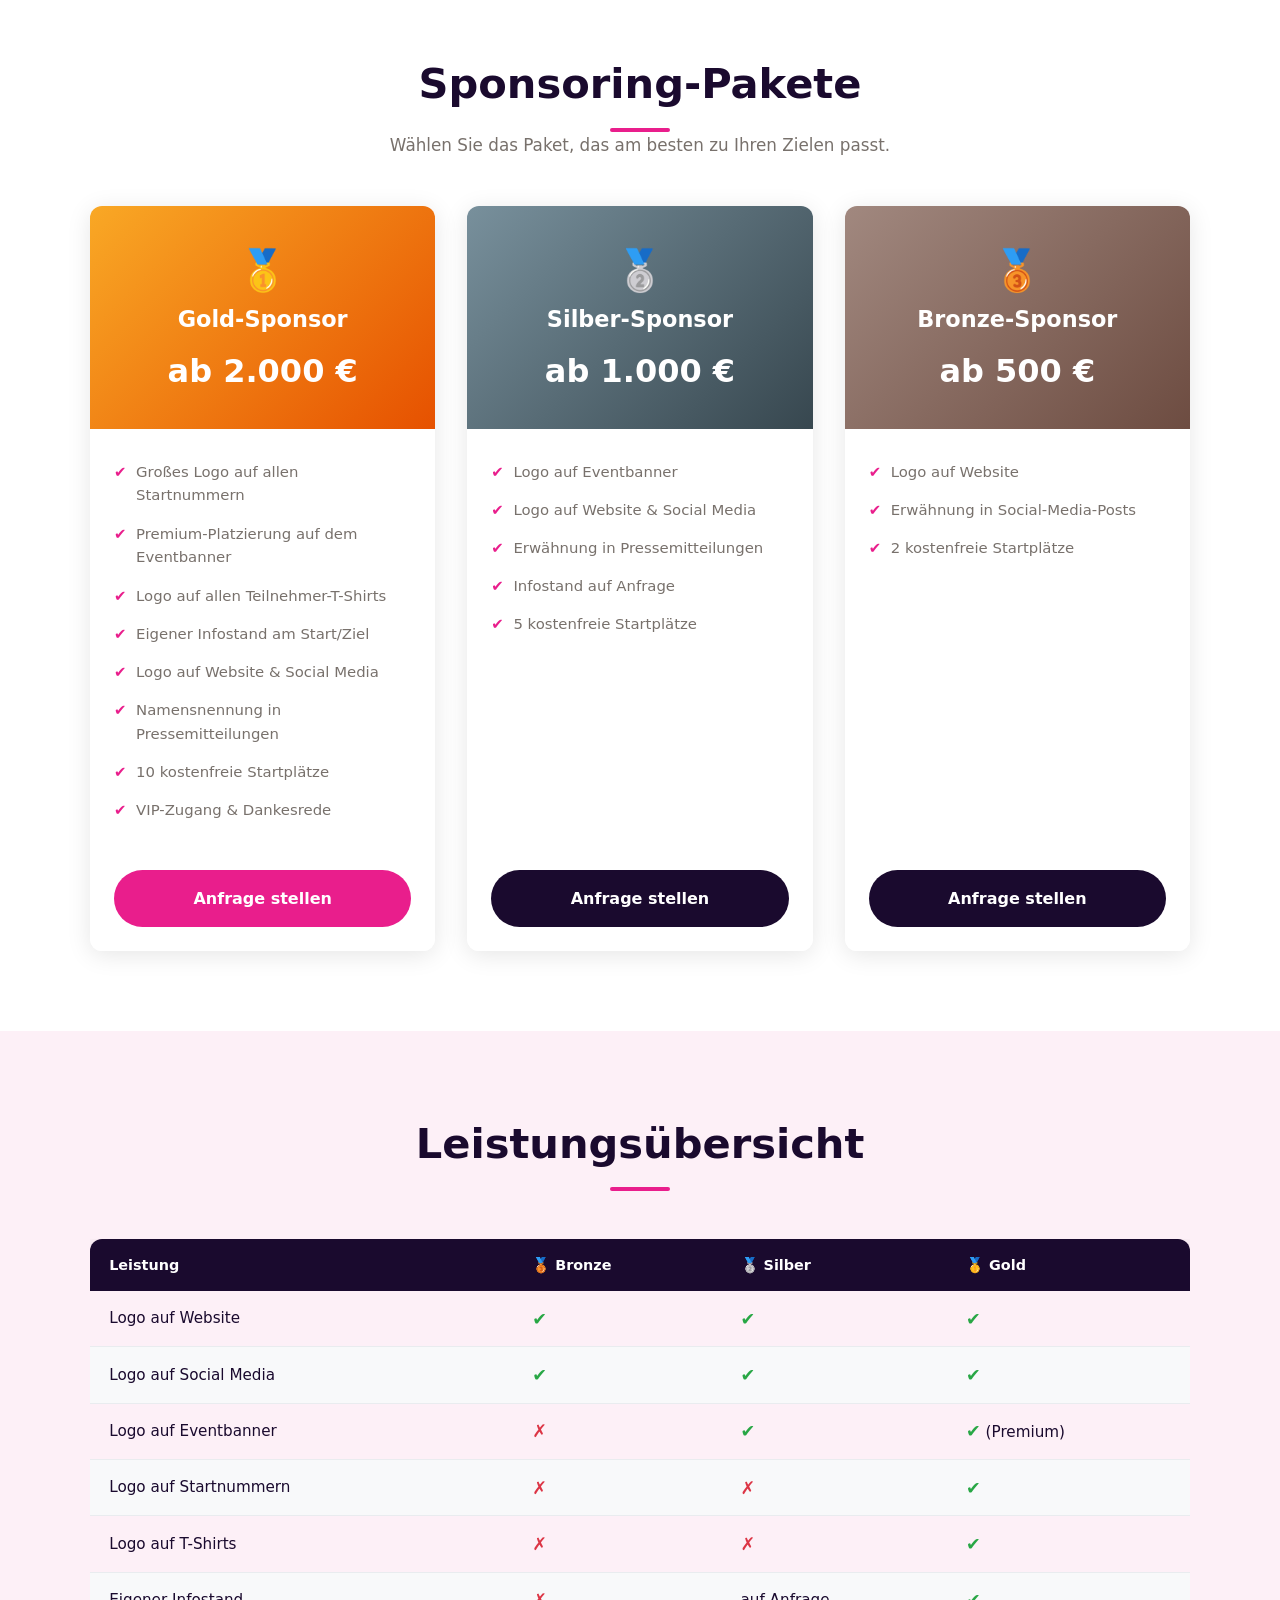
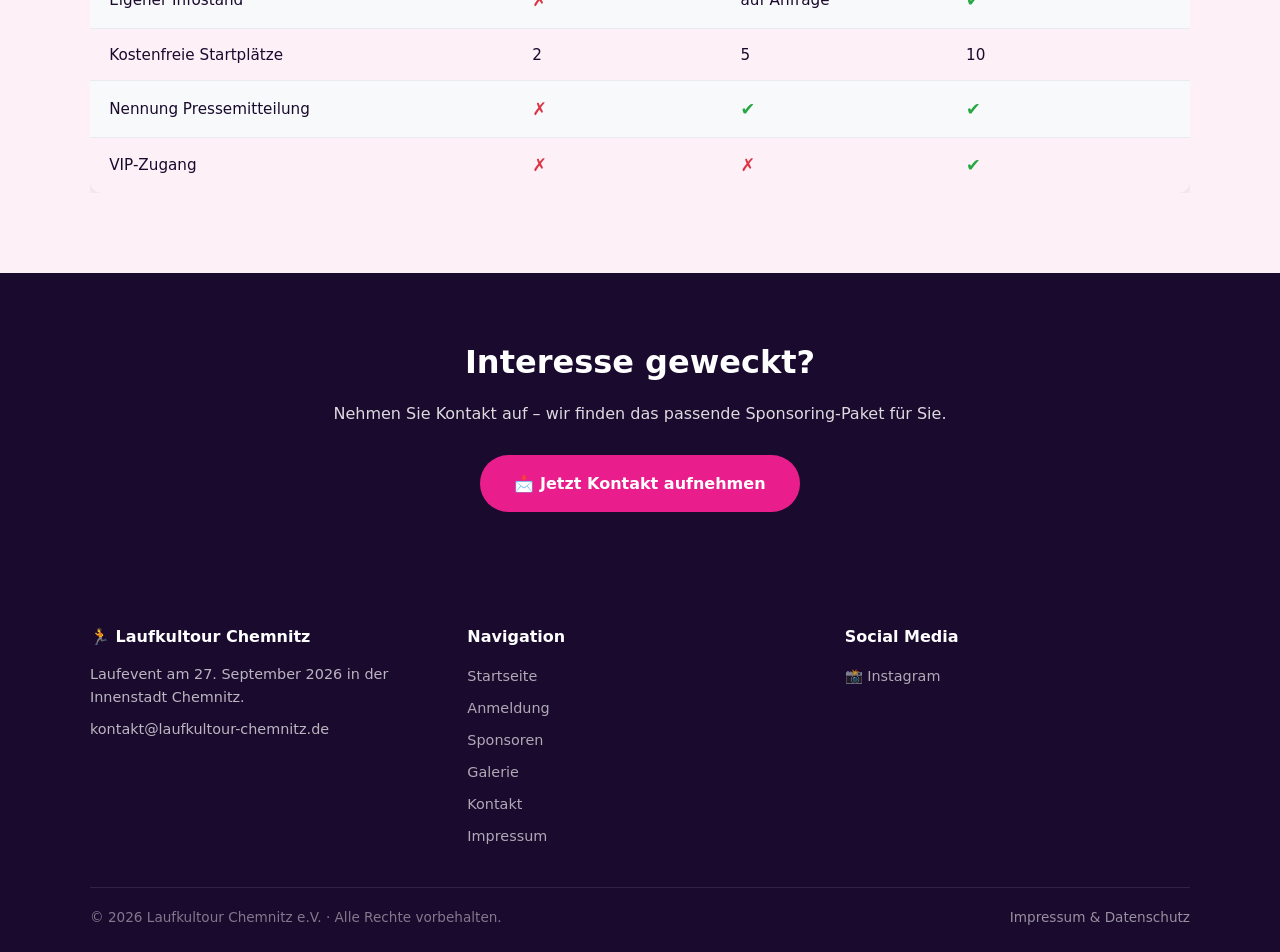
<file: sponsoren.html>
<!DOCTYPE html>
<html lang="de">
<head>
  <meta charset="UTF-8" />
  <meta name="viewport" content="width=device-width, initial-scale=1.0" />
  <title>Sponsoren – Laufkultour Chemnitz 2026</title>
  <meta name="description" content="Werde Sponsor beim Laufkultour Chemnitz 2026 und profitiere von Sichtbarkeit bei Tausenden Teilnehmern und Zuschauern." />
  <link rel="stylesheet" href="css/style.css" />
</head>
<body>

  <!-- Navigation -->
  <nav class="navbar">
    <a href="index.html" class="logo">🏃 Lauf<span>kultour</span></a>
    <button class="hamburger" aria-label="Menü öffnen">
      <span></span><span></span><span></span>
    </button>
    <ul class="nav-links">
      <li><a href="index.html">Startseite</a></li>
      <li><a href="anmeldung.html">Anmeldung</a></li>
      <li><a href="sponsoren.html" class="active">Sponsoren</a></li>
      <li><a href="galerie.html">Galerie</a></li>
      <li><a href="kontakt.html">Kontakt</a></li>
      <li><a href="impressum.html">Impressum</a></li>
    </ul>
  </nav>

  <!-- Page Hero -->
  <div class="page-hero">
    <h1>🤝 Sponsoren &amp; Partner</h1>
    <p>Seien Sie dabei und machen Sie den Laufkultour Chemnitz möglich – für die gesamte Stadtgemeinschaft.</p>
  </div>

  <!-- Breadcrumb -->
  <div class="breadcrumb container">
    <a href="index.html">Startseite</a> &rsaquo; Sponsoren
  </div>

  <!-- Why Sponsor -->
  <section class="section section-alt">
    <div class="container">
      <div class="section-title">
        <h2>Warum Sponsor werden?</h2>
        <div class="divider"></div>
        <p>Der Laufkultour Chemnitz bietet einzigartige Chancen zur Markenpräsenz im Herzen der Stadt.</p>
      </div>
      <div class="w-grid">
        <div class="w-card">
          <div class="icon">👁️</div>
          <h3>Reichweite</h3>
          <p>Über <strong>1.000 erwartete Teilnehmer</strong> und mehrere tausend Zuschauer entlang der Strecke in der Chemnitzer Innenstadt.</p>
        </div>
        <div class="w-card">
          <div class="icon">📸</div>
          <h3>Medienpräsenz</h3>
          <p>Ihr Logo auf offiziellen Eventfotos, Social-Media-Posts, Startnummern, T-Shirts und dem Eventbanner.</p>
        </div>
        <div class="w-card">
          <div class="icon">🌍</div>
          <h3>Regionale Verankerung</h3>
          <p>Zeigen Sie Ihre Verbundenheit mit Chemnitz und der hiesigen Sport- und Kulturszene.</p>
        </div>
        <div class="w-card">
          <div class="icon">🏆</div>
          <h3>Nachhaltiger Effekt</h3>
          <p>Ihr Engagement unterstützt die Etablierung eines jährlich wachsenden Stadtlaufs – ein dauerhafter Imagegewinn.</p>
        </div>
      </div>
    </div>
  </section>

  <!-- Event Facts -->
  <section class="section">
    <div class="container">
      <div class="event-facts">
        <div class="event-fact-item">
          <div class="fact-number">1.000+</div>
          <div class="fact-label">Erwartete Teilnehmer</div>
        </div>
        <div class="event-fact-item">
          <div class="fact-number">5.000+</div>
          <div class="fact-label">Erwartete Zuschauer</div>
        </div>
        <div class="event-fact-item">
          <div class="fact-number">3</div>
          <div class="fact-label">Laufkategorien</div>
        </div>
        <div class="event-fact-item">
          <div class="fact-number">27.09.</div>
          <div class="fact-label">Eventtag 2026</div>
        </div>
      </div>
    </div>
  </section>

  <!-- Sponsor Packages -->
  <section class="section section-alt">
    <div class="container">
      <div class="section-title">
        <h2>Sponsoring-Pakete</h2>
        <div class="divider"></div>
        <p>Wählen Sie das Paket, das am besten zu Ihren Zielen passt.</p>
      </div>

      <div class="sponsor-packages">

        <!-- Gold -->
        <div class="pkg-card gold">
          <div class="pkg-header">
            <div style="font-size:2.5rem;">🥇</div>
            <h3>Gold-Sponsor</h3>
            <div class="price">ab 2.000 €</div>
          </div>
          <div class="pkg-body">
            <ul>
              <li>Großes Logo auf allen Startnummern</li>
              <li>Premium-Platzierung auf dem Eventbanner</li>
              <li>Logo auf allen Teilnehmer-T-Shirts</li>
              <li>Eigener Infostand am Start/Ziel</li>
              <li>Logo auf Website &amp; Social Media</li>
              <li>Namensnennung in Pressemitteilungen</li>
              <li>10 kostenfreie Startplätze</li>
              <li>VIP-Zugang &amp; Dankesrede</li>
            </ul>
          </div>
          <div class="pkg-footer">
            <a href="kontakt.html?betreff=sponsoring" class="btn btn-primary" style="width:100%;justify-content:center;">Anfrage stellen</a>
          </div>
        </div>

        <!-- Silver -->
        <div class="pkg-card silver">
          <div class="pkg-header">
            <div style="font-size:2.5rem;">🥈</div>
            <h3>Silber-Sponsor</h3>
            <div class="price">ab 1.000 €</div>
          </div>
          <div class="pkg-body">
            <ul>
              <li>Logo auf Eventbanner</li>
              <li>Logo auf Website &amp; Social Media</li>
              <li>Erwähnung in Pressemitteilungen</li>
              <li>Infostand auf Anfrage</li>
              <li>5 kostenfreie Startplätze</li>
            </ul>
          </div>
          <div class="pkg-footer">
            <a href="kontakt.html?betreff=sponsoring" class="btn btn-dark" style="width:100%;justify-content:center;">Anfrage stellen</a>
          </div>
        </div>

        <!-- Bronze -->
        <div class="pkg-card bronze">
          <div class="pkg-header">
            <div style="font-size:2.5rem;">🥉</div>
            <h3>Bronze-Sponsor</h3>
            <div class="price">ab 500 €</div>
          </div>
          <div class="pkg-body">
            <ul>
              <li>Logo auf Website</li>
              <li>Erwähnung in Social-Media-Posts</li>
              <li>2 kostenfreie Startplätze</li>
            </ul>
          </div>
          <div class="pkg-footer">
            <a href="kontakt.html?betreff=sponsoring" class="btn btn-dark" style="width:100%;justify-content:center;">Anfrage stellen</a>
          </div>
        </div>

      </div>
    </div>
  </section>

  <!-- Benefits Table -->
  <section class="section">
    <div class="container">
      <div class="section-title">
        <h2>Leistungsübersicht</h2>
        <div class="divider"></div>
      </div>
      <div style="overflow-x:auto;">
        <table class="benefit-table">
          <thead>
            <tr>
              <th>Leistung</th>
              <th>🥉 Bronze</th>
              <th>🥈 Silber</th>
              <th>🥇 Gold</th>
            </tr>
          </thead>
          <tbody>
            <tr>
              <td>Logo auf Website</td>
              <td><span class="check-yes">✔</span></td>
              <td><span class="check-yes">✔</span></td>
              <td><span class="check-yes">✔</span></td>
            </tr>
            <tr>
              <td>Logo auf Social Media</td>
              <td><span class="check-yes">✔</span></td>
              <td><span class="check-yes">✔</span></td>
              <td><span class="check-yes">✔</span></td>
            </tr>
            <tr>
              <td>Logo auf Eventbanner</td>
              <td><span class="check-no">✗</span></td>
              <td><span class="check-yes">✔</span></td>
              <td><span class="check-yes">✔</span> (Premium)</td>
            </tr>
            <tr>
              <td>Logo auf Startnummern</td>
              <td><span class="check-no">✗</span></td>
              <td><span class="check-no">✗</span></td>
              <td><span class="check-yes">✔</span></td>
            </tr>
            <tr>
              <td>Logo auf T-Shirts</td>
              <td><span class="check-no">✗</span></td>
              <td><span class="check-no">✗</span></td>
              <td><span class="check-yes">✔</span></td>
            </tr>
            <tr>
              <td>Eigener Infostand</td>
              <td><span class="check-no">✗</span></td>
              <td>auf Anfrage</td>
              <td><span class="check-yes">✔</span></td>
            </tr>
            <tr>
              <td>Kostenfreie Startplätze</td>
              <td>2</td>
              <td>5</td>
              <td>10</td>
            </tr>
            <tr>
              <td>Nennung Pressemitteilung</td>
              <td><span class="check-no">✗</span></td>
              <td><span class="check-yes">✔</span></td>
              <td><span class="check-yes">✔</span></td>
            </tr>
            <tr>
              <td>VIP-Zugang</td>
              <td><span class="check-no">✗</span></td>
              <td><span class="check-no">✗</span></td>
              <td><span class="check-yes">✔</span></td>
            </tr>
          </tbody>
        </table>
      </div>
    </div>
  </section>

  <!-- CTA -->
  <section style="background: var(--dark); color: var(--white); text-align:center; padding:4rem 1.5rem;">
    <div class="container">
      <h2 style="font-size:2rem; margin-bottom:.8rem;">Interesse geweckt?</h2>
      <p style="opacity:.85; margin-bottom:1.8rem;">Nehmen Sie Kontakt auf – wir finden das passende Sponsoring-Paket für Sie.</p>
      <a href="kontakt.html?betreff=sponsoring" class="btn btn-primary">📩 Jetzt Kontakt aufnehmen</a>
    </div>
  </section>

  <!-- Footer -->
  <footer>
    <div class="footer-grid">
      <div>
        <h4>🏃 Laufkultour Chemnitz</h4>
        <p>Laufevent am 27. September 2026 in der Innenstadt Chemnitz.</p>
        <p style="margin-top:.6rem;">kontakt@laufkultour-chemnitz.de</p>
      </div>
      <div>
        <h4>Navigation</h4>
        <ul>
          <li><a href="index.html">Startseite</a></li>
          <li><a href="anmeldung.html">Anmeldung</a></li>
          <li><a href="sponsoren.html">Sponsoren</a></li>
          <li><a href="galerie.html">Galerie</a></li>
          <li><a href="kontakt.html">Kontakt</a></li>
          <li><a href="impressum.html">Impressum</a></li>
        </ul>
      </div>
      <div>
        <h4>Social Media</h4>
        <ul>
          <li><a href="https://www.instagram.com/laufkultour_chemnitz/" target="_blank" rel="noopener">📸 Instagram</a></li>
        </ul>
      </div>
    </div>
    <div class="footer-bottom">
      <span>© 2026 Laufkultour Chemnitz e.V. · Alle Rechte vorbehalten.</span>
      <a href="impressum.html">Impressum &amp; Datenschutz</a>
    </div>
  </footer>

  <script src="js/main.js"></script>
</body>
</html>
</file>
<file: css/style.css>
/* =============================================
   Laufkultour Chemnitz – Haupt-Stylesheet
   ============================================= */

:root {
  --primary:   #e91e8c;
  --dark:      #1a0a2e;
  --accent:    #f48fb1;
  --light:     #fdf0f7;
  --white:     #ffffff;
  --gray:      #78716c;
  --shadow:    0 4px 24px rgba(0,0,0,.10);
  --radius:    12px;
  --transition: .3s ease;
}

/* ---- Reset & Base ---- */
*, *::before, *::after { box-sizing: border-box; margin: 0; padding: 0; }

html { scroll-behavior: smooth; }

body {
  font-family: 'Segoe UI', system-ui, sans-serif;
  background: var(--light);
  color: var(--dark);
  line-height: 1.6;
}

a { color: inherit; text-decoration: none; }
img { max-width: 100%; display: block; }

/* ---- Navigation ---- */
.navbar {
  position: sticky;
  top: 0;
  z-index: 1000;
  background: var(--dark);
  padding: .8rem 2rem;
  display: flex;
  align-items: center;
  justify-content: space-between;
  box-shadow: var(--shadow);
}

.navbar .logo {
  display: flex;
  align-items: center;
  gap: .6rem;
  font-size: 1.4rem;
  font-weight: 700;
  color: var(--white);
}

.navbar .logo span { color: var(--primary); }

.nav-links {
  list-style: none;
  display: flex;
  gap: 1.5rem;
  flex-wrap: wrap;
}

.nav-links a {
  color: var(--light);
  font-weight: 500;
  padding: .3rem .6rem;
  border-radius: var(--radius);
  transition: background var(--transition), color var(--transition);
}

.nav-links a:hover,
.nav-links a.active {
  background: var(--primary);
  color: var(--white);
}

/* Hamburger (mobile) */
.hamburger {
  display: none;
  flex-direction: column;
  gap: 5px;
  cursor: pointer;
  background: none;
  border: none;
}

.hamburger span {
  display: block;
  width: 26px;
  height: 3px;
  background: var(--white);
  border-radius: 2px;
  transition: var(--transition);
}

/* ---- Hero Section ---- */
.hero {
  position: relative;
  min-height: 90vh;
  display: flex;
  align-items: center;
  justify-content: center;
  text-align: center;
  overflow: hidden;
  background: linear-gradient(135deg, var(--dark) 0%, var(--accent) 100%);
  color: var(--white);
  padding: 4rem 1.5rem;
}

.hero-bg {
  position: absolute;
  inset: 0;
  background: url('../img/hero.jpg') center/cover no-repeat;
  opacity: .35;
}

.hero-content { position: relative; z-index: 1; max-width: 800px; }

.hero-content .badge {
  display: inline-block;
  background: var(--primary);
  color: var(--white);
  font-size: .85rem;
  font-weight: 700;
  letter-spacing: 2px;
  text-transform: uppercase;
  padding: .35rem 1rem;
  border-radius: 50px;
  margin-bottom: 1.2rem;
}

.hero-content h1 {
  font-size: clamp(2.2rem, 6vw, 4rem);
  font-weight: 800;
  line-height: 1.15;
  margin-bottom: .8rem;
  text-shadow: 0 2px 8px rgba(0,0,0,.3);
}

.hero-content .subtitle {
  font-size: clamp(1rem, 2.5vw, 1.3rem);
  opacity: .9;
  margin-bottom: 2.5rem;
}

.btn-group { display: flex; gap: 1rem; justify-content: center; flex-wrap: wrap; }

.btn {
  display: inline-flex;
  align-items: center;
  gap: .5rem;
  padding: .85rem 2rem;
  border-radius: 50px;
  font-weight: 700;
  font-size: 1rem;
  cursor: pointer;
  border: 2px solid transparent;
  transition: all var(--transition);
  text-decoration: none;
}

.btn-primary { background: var(--primary); color: var(--white); }
.btn-primary:hover { background: #c2185b; transform: translateY(-2px); box-shadow: 0 6px 20px rgba(233,30,140,.4); }

.btn-outline { background: transparent; color: var(--white); border-color: var(--white); }
.btn-outline:hover { background: var(--white); color: var(--dark); transform: translateY(-2px); }

.btn-dark { background: var(--dark); color: var(--white); }
.btn-dark:hover { background: #0d0519; transform: translateY(-2px); }

/* ---- Countdown ---- */
.countdown-bar {
  background: var(--primary);
  color: var(--white);
  text-align: center;
  padding: 1.2rem 1rem;
}

.countdown-bar p { font-size: .95rem; margin-bottom: .6rem; opacity: .9; }

.countdown {
  display: flex;
  justify-content: center;
  gap: 1.5rem;
  flex-wrap: wrap;
}

.countdown .unit {
  display: flex;
  flex-direction: column;
  align-items: center;
  min-width: 64px;
}

.countdown .number {
  font-size: 2.4rem;
  font-weight: 800;
  line-height: 1;
  background: rgba(255,255,255,.15);
  padding: .3rem .8rem;
  border-radius: 8px;
  min-width: 56px;
  text-align: center;
}

.countdown .label { font-size: .75rem; margin-top: .3rem; opacity: .85; text-transform: uppercase; letter-spacing: 1px; }

/* ---- Section Shared ---- */
.section { padding: 5rem 1.5rem; }

.section-alt { background: var(--white); }

.container { max-width: 1100px; margin: 0 auto; }

.section-title {
  text-align: center;
  margin-bottom: 3rem;
}

.section-title h2 {
  font-size: clamp(1.8rem, 4vw, 2.6rem);
  font-weight: 800;
  color: var(--dark);
  margin-bottom: .5rem;
}

.section-title p {
  color: var(--gray);
  font-size: 1.05rem;
  max-width: 540px;
  margin: 0 auto;
}

.divider {
  width: 60px;
  height: 4px;
  background: var(--primary);
  border-radius: 2px;
  margin: .6rem auto 0;
}

/* ---- W-Questions (About) ---- */
.w-grid {
  display: grid;
  grid-template-columns: repeat(auto-fit, minmax(280px, 1fr));
  gap: 2rem;
}

.w-card {
  background: var(--light);
  border-radius: var(--radius);
  padding: 2rem;
  box-shadow: var(--shadow);
  border-left: 4px solid var(--primary);
  transition: transform var(--transition);
}

.w-card:hover { transform: translateY(-4px); }

.w-card .icon { font-size: 2rem; margin-bottom: .8rem; }

.w-card h3 {
  font-size: 1.15rem;
  font-weight: 700;
  color: var(--primary);
  margin-bottom: .5rem;
}

.w-card p { color: var(--gray); font-size: .95rem; }

/* ---- Race Types ---- */
.races-grid {
  display: grid;
  grid-template-columns: repeat(auto-fit, minmax(280px, 1fr));
  gap: 2rem;
}

.race-card {
  background: var(--white);
  border-radius: var(--radius);
  overflow: hidden;
  box-shadow: var(--shadow);
  transition: transform var(--transition), box-shadow var(--transition);
  display: flex;
  flex-direction: column;
}

.race-card:hover { transform: translateY(-6px); box-shadow: 0 12px 32px rgba(0,0,0,.15); }

.race-card .race-header {
  padding: 2rem;
  background: var(--dark);
  color: var(--white);
  text-align: center;
}

.race-card .race-header .emoji { font-size: 2.5rem; margin-bottom: .5rem; }

.race-card .race-header h3 { font-size: 1.5rem; font-weight: 800; }

.race-card .race-header .distance {
  display: inline-block;
  background: var(--primary);
  color: var(--white);
  font-size: .85rem;
  font-weight: 700;
  padding: .2rem .8rem;
  border-radius: 50px;
  margin-top: .4rem;
}

.race-card .race-body { padding: 1.5rem; flex: 1; }

.race-card .race-body ul { list-style: none; }

.race-card .race-body ul li {
  padding: .4rem 0;
  color: var(--gray);
  display: flex;
  align-items: center;
  gap: .5rem;
  font-size: .95rem;
}

.race-card .race-body ul li::before { content: '✔'; color: var(--primary); font-size: .8rem; }

.race-card .race-footer { padding: 1rem 1.5rem 1.5rem; text-align: center; }

/* ---- Social / Instagram ---- */
.social-section {
  background: linear-gradient(135deg, #c2185b, #e91e8c, #f48fb1);
  color: var(--white);
  text-align: center;
  padding: 3.5rem 1.5rem;
}

.social-section h2 { font-size: 2rem; font-weight: 800; margin-bottom: .5rem; }
.social-section p { opacity: .9; margin-bottom: 1.5rem; }

.btn-instagram {
  background: var(--white);
  color: #e91e8c;
  border: none;
  font-weight: 700;
  padding: .85rem 2rem;
  border-radius: 50px;
  display: inline-flex;
  align-items: center;
  gap: .6rem;
  font-size: 1rem;
  cursor: pointer;
  transition: transform var(--transition), box-shadow var(--transition);
}

.btn-instagram:hover { transform: translateY(-2px); box-shadow: 0 6px 24px rgba(0,0,0,.25); }

/* ---- Forms ---- */
.form-card {
  background: var(--white);
  border-radius: var(--radius);
  padding: 2.5rem;
  box-shadow: var(--shadow);
  max-width: 680px;
  margin: 0 auto;
}

.form-group {
  margin-bottom: 1.3rem;
}

.form-group label {
  display: block;
  font-weight: 600;
  margin-bottom: .4rem;
  font-size: .95rem;
  color: var(--dark);
}

.form-group input,
.form-group select,
.form-group textarea {
  width: 100%;
  padding: .75rem 1rem;
  border: 2px solid #d0d7e3;
  border-radius: 8px;
  font-size: 1rem;
  font-family: inherit;
  transition: border-color var(--transition);
  background: #f8f9fa;
}

.form-group input:focus,
.form-group select:focus,
.form-group textarea:focus {
  outline: none;
  border-color: var(--primary);
  background: var(--white);
}

.form-group textarea { resize: vertical; min-height: 120px; }

.form-row { display: grid; grid-template-columns: 1fr 1fr; gap: 1rem; }

.form-check {
  display: flex;
  align-items: flex-start;
  gap: .6rem;
  font-size: .9rem;
  color: var(--gray);
}

.form-check input[type="checkbox"] { margin-top: .2rem; accent-color: var(--primary); }

.form-submit {
  margin-top: 1.5rem;
  display: flex;
  justify-content: flex-end;
}

.success-msg {
  display: none;
  background: #d4edda;
  color: #155724;
  border: 1px solid #c3e6cb;
  border-radius: 8px;
  padding: 1rem 1.5rem;
  margin-top: 1rem;
  font-weight: 600;
}

/* ---- Page Hero (inner pages) ---- */
.page-hero {
  background: linear-gradient(135deg, var(--dark), var(--accent));
  color: var(--white);
  padding: 5rem 1.5rem 4rem;
  text-align: center;
}

.page-hero h1 { font-size: clamp(2rem, 5vw, 3rem); font-weight: 800; margin-bottom: .5rem; }
.page-hero p { opacity: .85; font-size: 1.1rem; }

/* ---- Gallery ---- */
.gallery-grid {
  display: grid;
  grid-template-columns: repeat(auto-fill, minmax(260px, 1fr));
  gap: 1rem;
}

.gallery-item {
  position: relative;
  overflow: hidden;
  border-radius: var(--radius);
  aspect-ratio: 4/3;
  background: #ccc;
  cursor: pointer;
}

.gallery-item img {
  width: 100%;
  height: 100%;
  object-fit: cover;
  transition: transform .4s ease;
}

.gallery-item:hover img { transform: scale(1.08); }

.gallery-item .overlay {
  position: absolute;
  inset: 0;
  background: rgba(26,10,46,.55);
  opacity: 0;
  transition: opacity .3s;
  display: flex;
  align-items: center;
  justify-content: center;
  color: var(--white);
  font-size: 2rem;
}

.gallery-item:hover .overlay { opacity: 1; }

/* Placeholder gallery tiles */
.gallery-placeholder {
  background: linear-gradient(135deg, var(--accent), var(--dark));
  border-radius: var(--radius);
  aspect-ratio: 4/3;
  display: flex;
  flex-direction: column;
  align-items: center;
  justify-content: center;
  color: rgba(255,255,255,.5);
  font-size: .9rem;
  gap: .5rem;
}

.gallery-placeholder .ph-icon { font-size: 2.5rem; opacity: .4; }

/* ---- Sponsor Cards ---- */
.sponsor-tiers { display: flex; flex-direction: column; gap: 3rem; }

.tier-title {
  font-size: 1.5rem;
  font-weight: 700;
  color: var(--dark);
  border-bottom: 3px solid var(--primary);
  padding-bottom: .4rem;
  margin-bottom: 1.5rem;
  display: flex;
  align-items: center;
  gap: .6rem;
}

.benefit-table { width: 100%; border-collapse: collapse; border-radius: var(--radius); overflow: hidden; box-shadow: var(--shadow); }

.benefit-table th {
  background: var(--dark);
  color: var(--white);
  padding: .9rem 1.2rem;
  text-align: left;
  font-size: .9rem;
}

.benefit-table td {
  padding: .85rem 1.2rem;
  border-bottom: 1px solid #e9ecef;
  font-size: .95rem;
}

.benefit-table tr:last-child td { border-bottom: none; }
.benefit-table tr:nth-child(even) td { background: #f8f9fa; }

.check-yes { color: #28a745; font-size: 1.1rem; }
.check-no  { color: #dc3545; font-size: 1.1rem; }

.sponsor-packages {
  display: grid;
  grid-template-columns: repeat(auto-fit, minmax(260px, 1fr));
  gap: 2rem;
}

.pkg-card {
  border-radius: var(--radius);
  overflow: hidden;
  box-shadow: var(--shadow);
  text-align: center;
  display: flex;
  flex-direction: column;
}

.pkg-card .pkg-header {
  padding: 2rem 1.5rem;
  color: var(--white);
}

.pkg-card.gold   .pkg-header { background: linear-gradient(135deg, #f9a825, #e65100); }
.pkg-card.silver .pkg-header { background: linear-gradient(135deg, #78909c, #37474f); }
.pkg-card.bronze .pkg-header { background: linear-gradient(135deg, #a1887f, #6d4c41); }

.pkg-card .pkg-header h3 { font-size: 1.4rem; font-weight: 800; }
.pkg-card .pkg-header .price { font-size: 2rem; font-weight: 800; margin: .5rem 0 0; }

.pkg-card .pkg-body { padding: 1.5rem; background: var(--white); flex: 1; }
.pkg-card .pkg-body ul { list-style: none; text-align: left; }
.pkg-card .pkg-body ul li { padding: .45rem 0; color: var(--gray); display: flex; gap: .6rem; font-size: .93rem; }
.pkg-card .pkg-body ul li::before { content: '✔'; color: var(--primary); }

.pkg-card .pkg-footer { padding: 1rem 1.5rem 1.5rem; background: var(--white); }

/* ---- Info Boxes ---- */
.info-box {
  background: var(--white);
  border-radius: var(--radius);
  padding: 2rem;
  box-shadow: var(--shadow);
}

.info-box h3 { font-size: 1.2rem; font-weight: 700; margin-bottom: 1rem; color: var(--dark); }
.info-box p, .info-box li { color: var(--gray); font-size: .95rem; margin-bottom: .5rem; }
.info-box ul { padding-left: 1.3rem; }

/* ---- Impressum ---- */
.impressum-content { max-width: 760px; margin: 0 auto; }
.impressum-content h2 { font-size: 1.4rem; font-weight: 700; margin: 2rem 0 .6rem; color: var(--dark); }
.impressum-content p, .impressum-content address { color: var(--gray); font-size: .97rem; line-height: 1.7; font-style: normal; }
.impressum-content a { color: var(--primary); }
.impressum-content a:hover { text-decoration: underline; }

/* ---- Footer ---- */
footer {
  background: var(--dark);
  color: rgba(255,255,255,.7);
  padding: 3rem 1.5rem 1.5rem;
}

.footer-grid {
  display: grid;
  grid-template-columns: repeat(auto-fit, minmax(200px, 1fr));
  gap: 2rem;
  max-width: 1100px;
  margin: 0 auto 2rem;
}

footer h4 { color: var(--white); font-size: 1rem; margin-bottom: .8rem; }
footer ul { list-style: none; }
footer ul li { margin-bottom: .4rem; }
footer ul li a { color: rgba(255,255,255,.65); font-size: .9rem; transition: color var(--transition); }
footer ul li a:hover { color: var(--primary); }
footer p { font-size: .9rem; }

.footer-bottom {
  border-top: 1px solid rgba(255,255,255,.1);
  padding-top: 1.2rem;
  max-width: 1100px;
  margin: 0 auto;
  display: flex;
  justify-content: space-between;
  align-items: center;
  flex-wrap: wrap;
  gap: .5rem;
  font-size: .85rem;
  color: rgba(255,255,255,.45);
}

.footer-bottom a { color: rgba(255,255,255,.55); }
.footer-bottom a:hover { color: var(--primary); }

/* ---- Breadcrumb ---- */
.breadcrumb {
  background: #fce4ec;
  padding: .6rem 1.5rem;
  font-size: .87rem;
  color: var(--gray);
}

.breadcrumb a { color: var(--accent); }
.breadcrumb a:hover { color: var(--primary); }

/* ---- Responsive ---- */
@media (max-width: 768px) {
  .nav-links { display: none; flex-direction: column; position: absolute; top: 100%; left: 0; right: 0; background: var(--dark); padding: 1rem 2rem; }
  .nav-links.open { display: flex; }
  .hamburger { display: flex; }
  .form-row { grid-template-columns: 1fr; }
  .footer-bottom { flex-direction: column; text-align: center; }
}

/* ---- Contact Layout ---- */
.contact-layout {
  display: grid;
  grid-template-columns: 1fr 1.6fr;
  gap: 3rem;
  align-items: start;
}

@media (max-width: 768px) {
  .contact-layout { grid-template-columns: 1fr; }
}

/* ---- Event Facts Grid ---- */
.event-facts {
  display: grid;
  grid-template-columns: repeat(auto-fit, minmax(180px, 1fr));
  gap: 1.5rem;
  text-align: center;
}

.event-fact-item {
  background: var(--white);
  padding: 2rem 1rem;
  border-radius: var(--radius);
  box-shadow: var(--shadow);
}

.event-fact-item .fact-number {
  font-size: 2.5rem;
  font-weight: 800;
  color: var(--primary);
}

.event-fact-item .fact-label {
  color: var(--gray);
  font-size: .95rem;
}

/* ---- Event Image Placeholder ---- */
.event-image-placeholder {
  border-radius: 16px;
  overflow: hidden;
  box-shadow: 0 8px 32px rgba(0,0,0,.15);
  max-width: 900px;
  margin: 0 auto;
  background: linear-gradient(135deg, #1a0a2e 0%, #e91e8c 100%);
  aspect-ratio: 16/7;
  display: flex;
  align-items: center;
  justify-content: center;
  color: rgba(255,255,255,.5);
  flex-direction: column;
  gap: 1rem;
}

.event-image-placeholder .ph-emoji { font-size: 5rem; }

/* ---- Utility ---- */
.text-center { text-align: center; }
.mt-1 { margin-top: 1rem; }
.mt-2 { margin-top: 2rem; }
.mb-2 { margin-bottom: 2rem; }
.gap-1 { gap: 1rem; }

/* ---- Lightbox ---- */
.lightbox {
  display: none;
  position: fixed;
  inset: 0;
  background: rgba(0,0,0,.88);
  z-index: 9999;
  align-items: center;
  justify-content: center;
}

.lightbox.active { display: flex; }
.lightbox img { max-width: 90vw; max-height: 90vh; border-radius: 8px; }
.lightbox .close-lb {
  position: absolute;
  top: 1.2rem;
  right: 1.5rem;
  font-size: 2rem;
  color: var(--white);
  cursor: pointer;
  background: none;
  border: none;
  line-height: 1;
}
</file>
